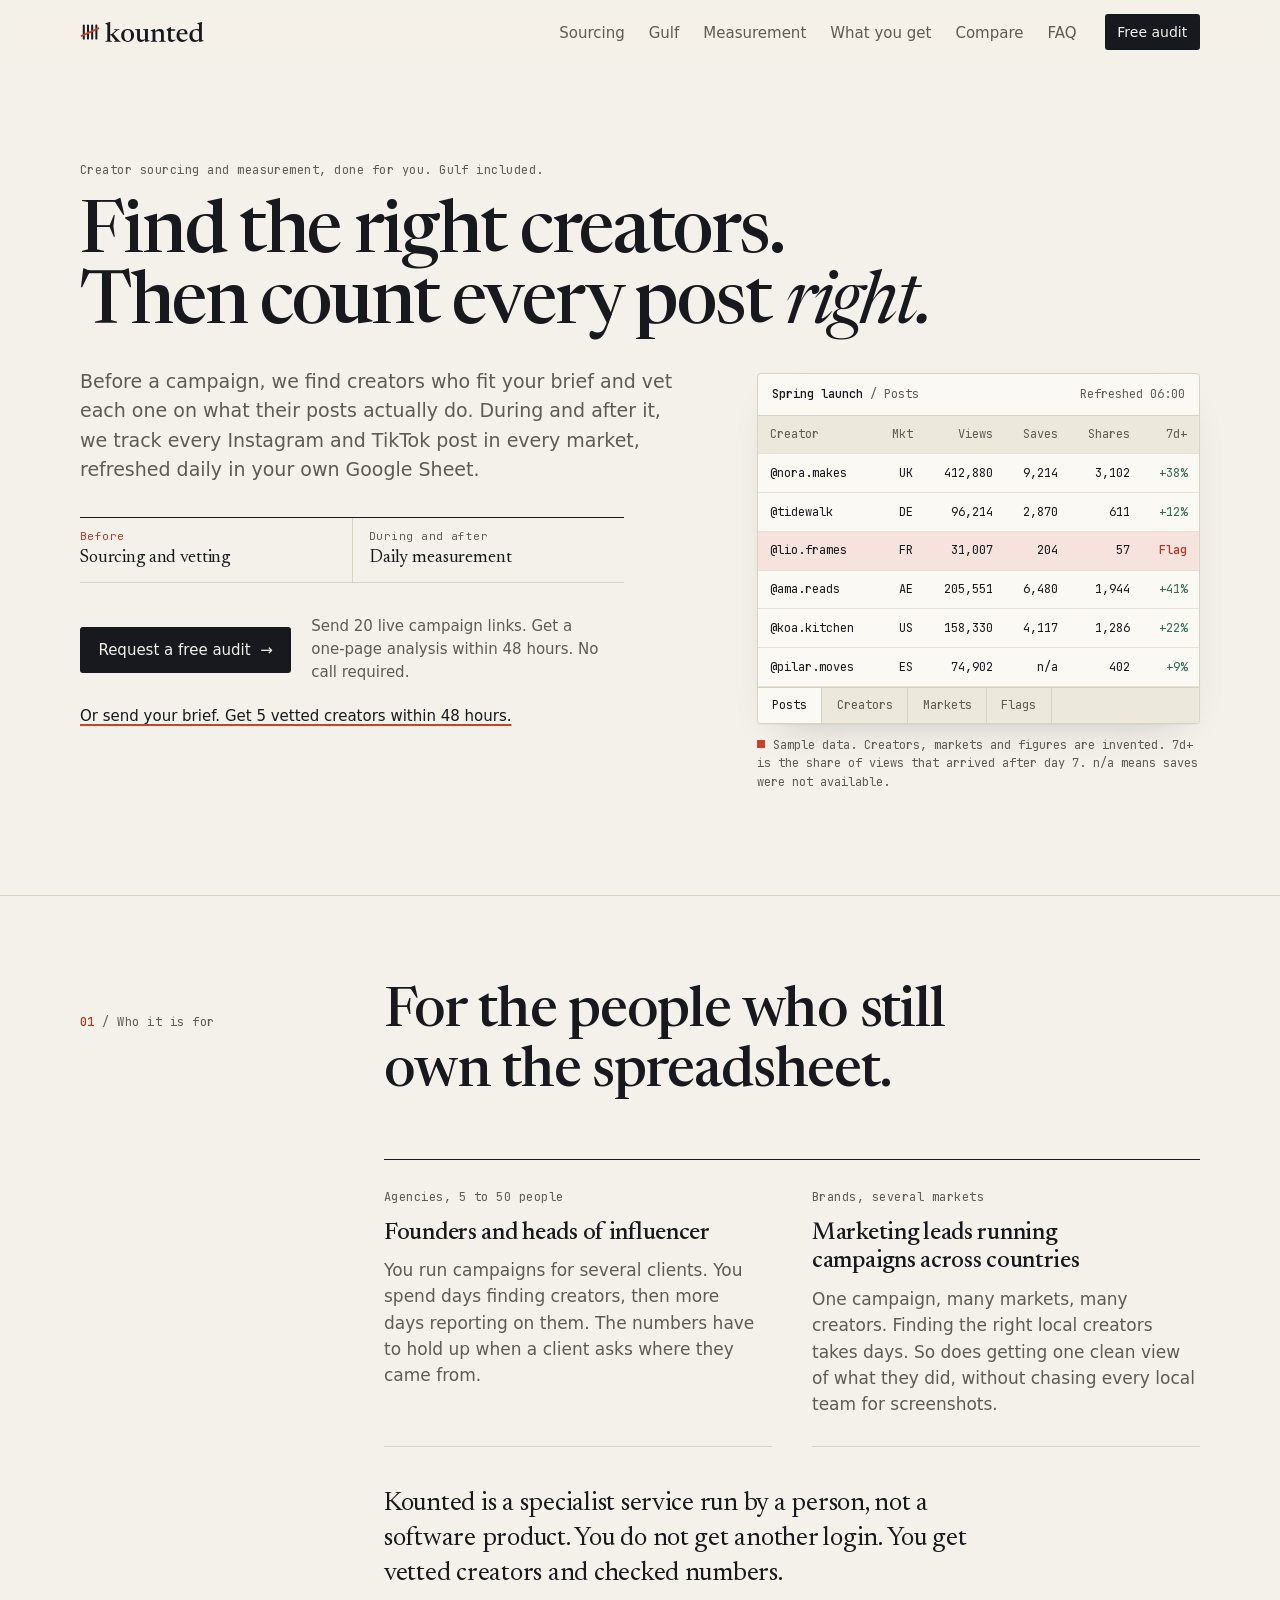
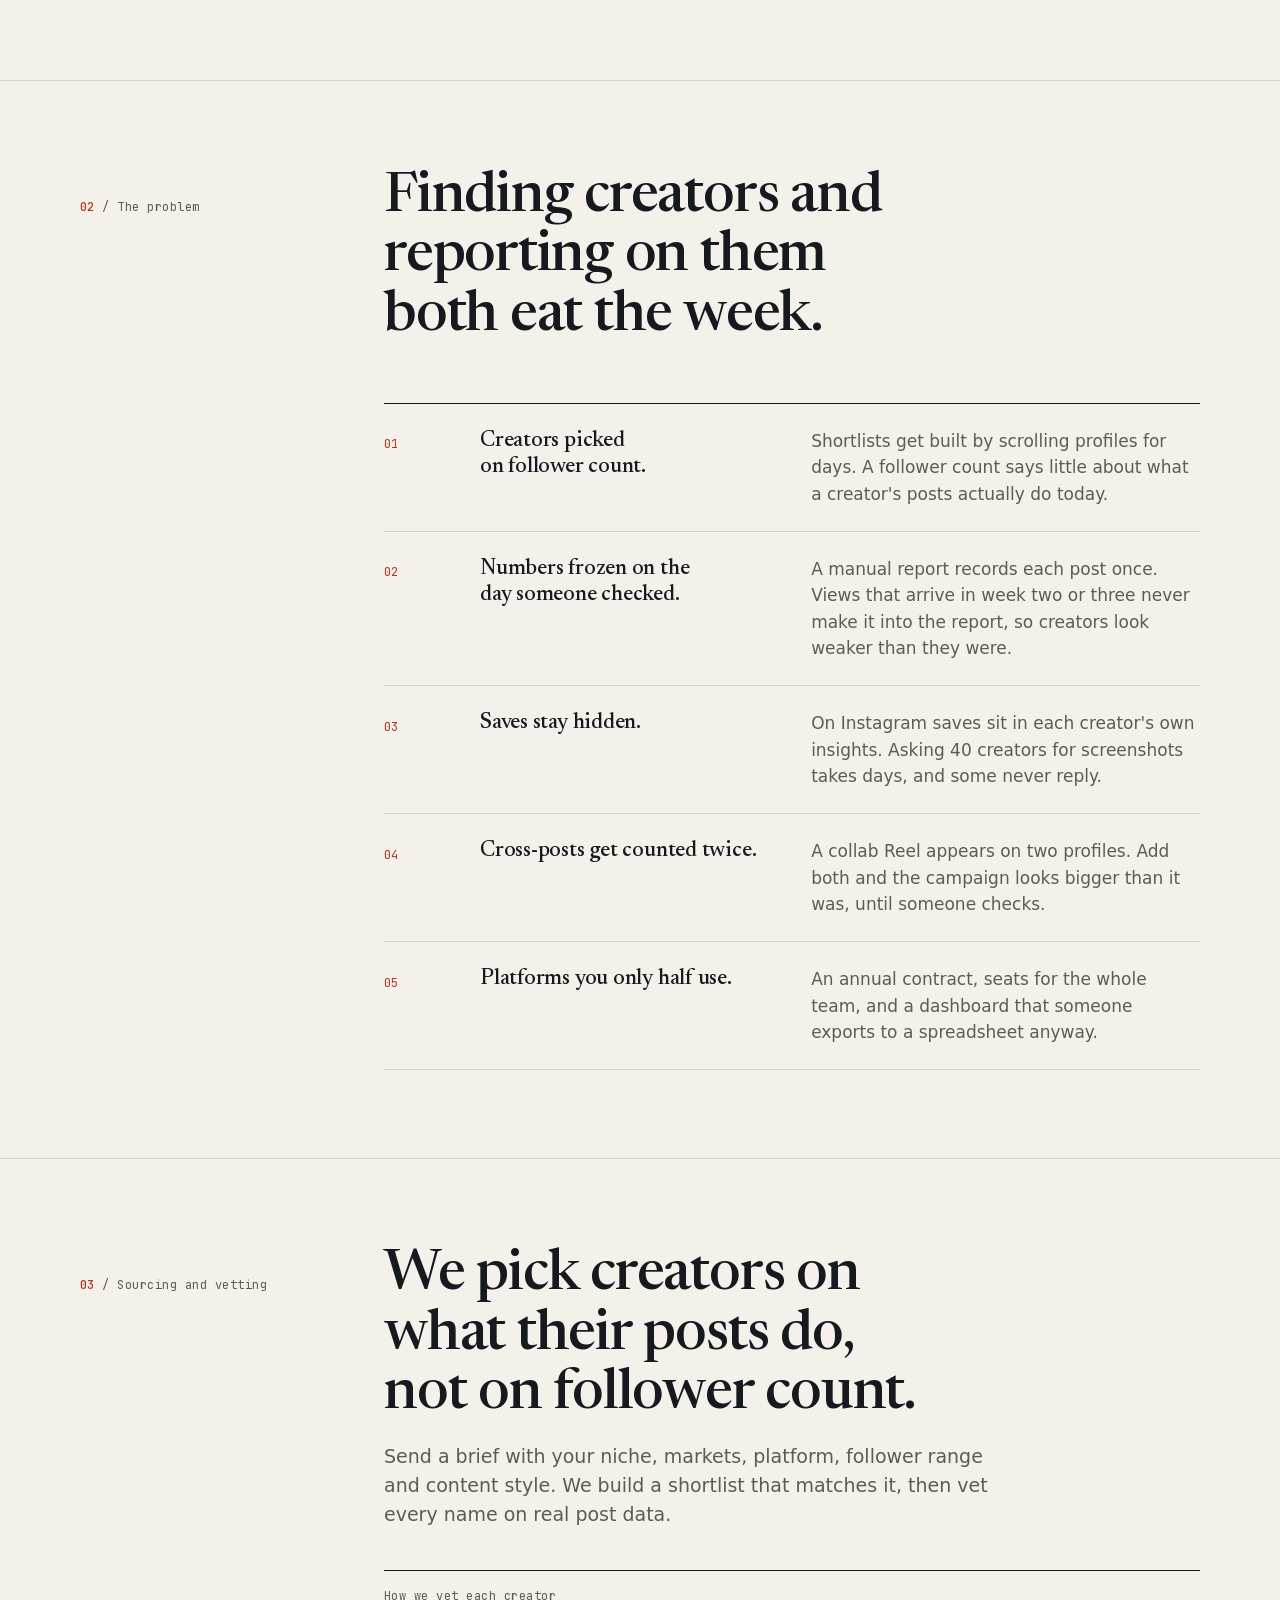
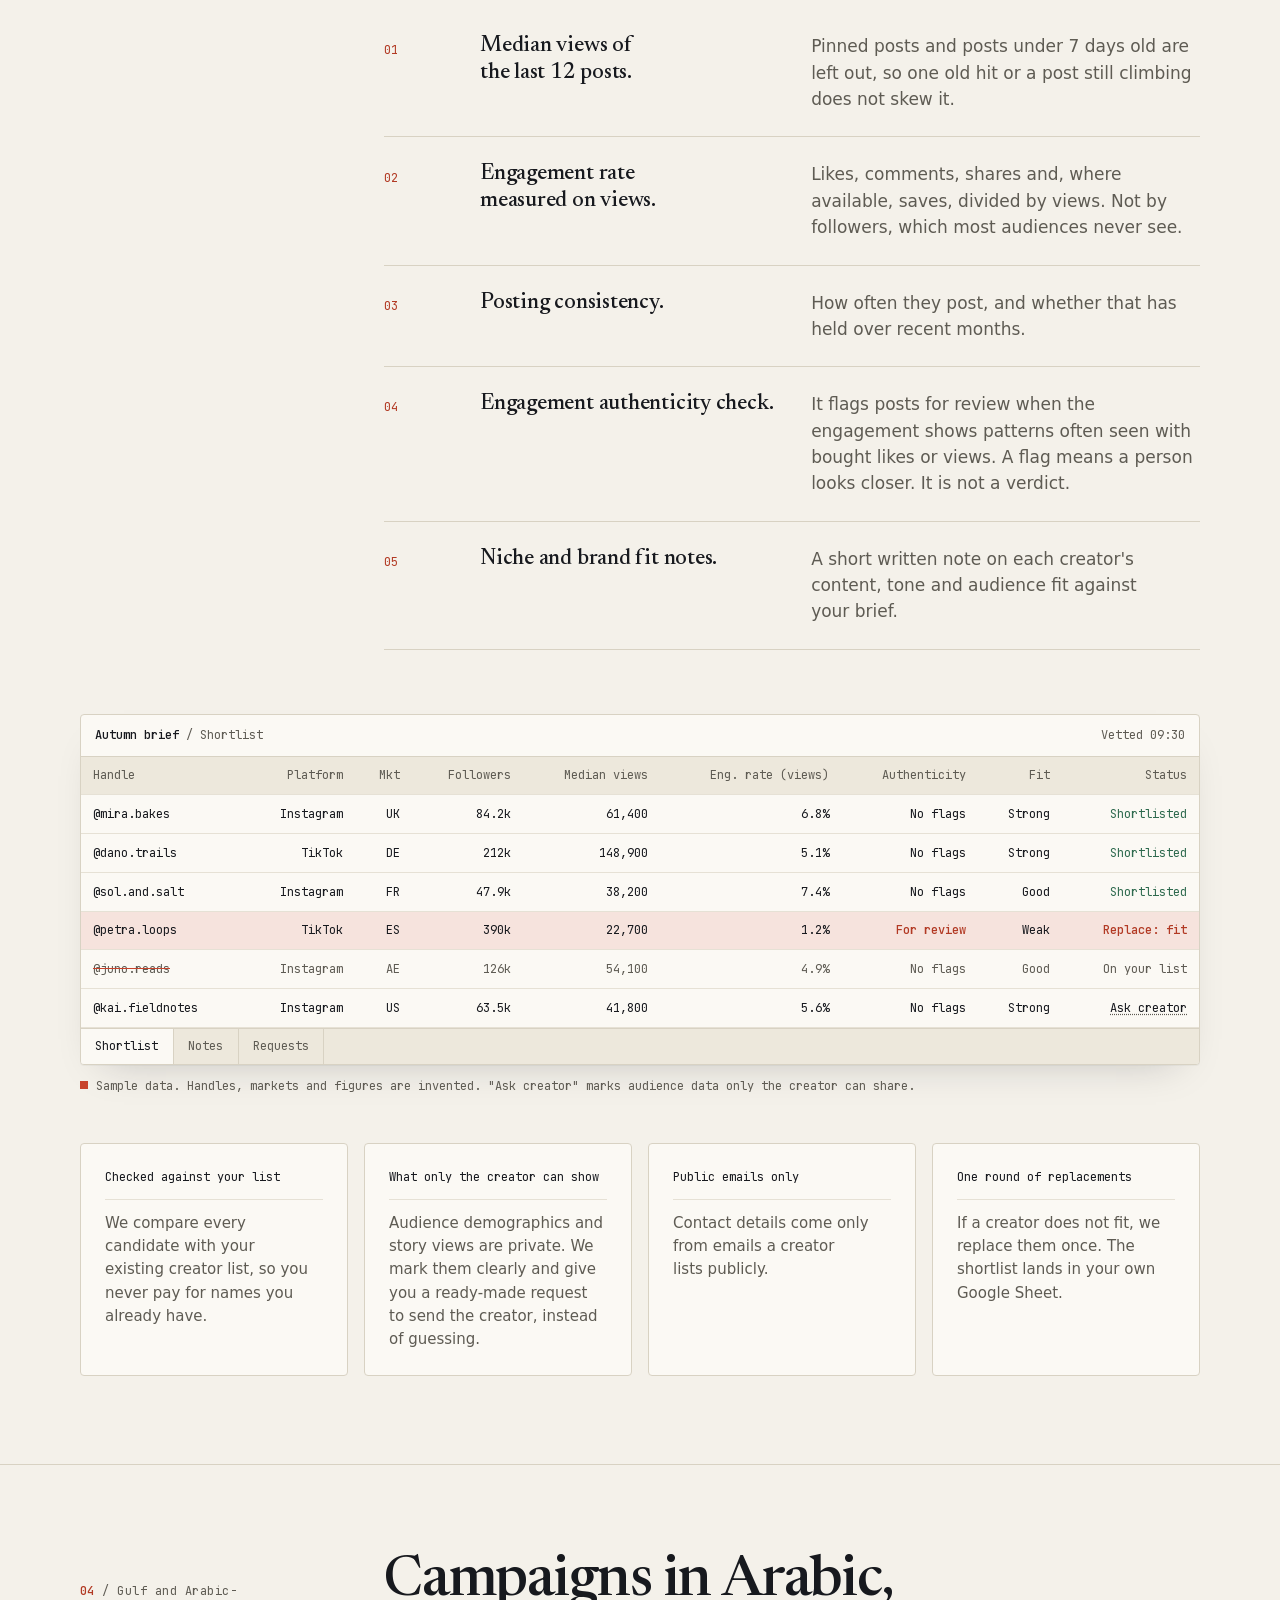
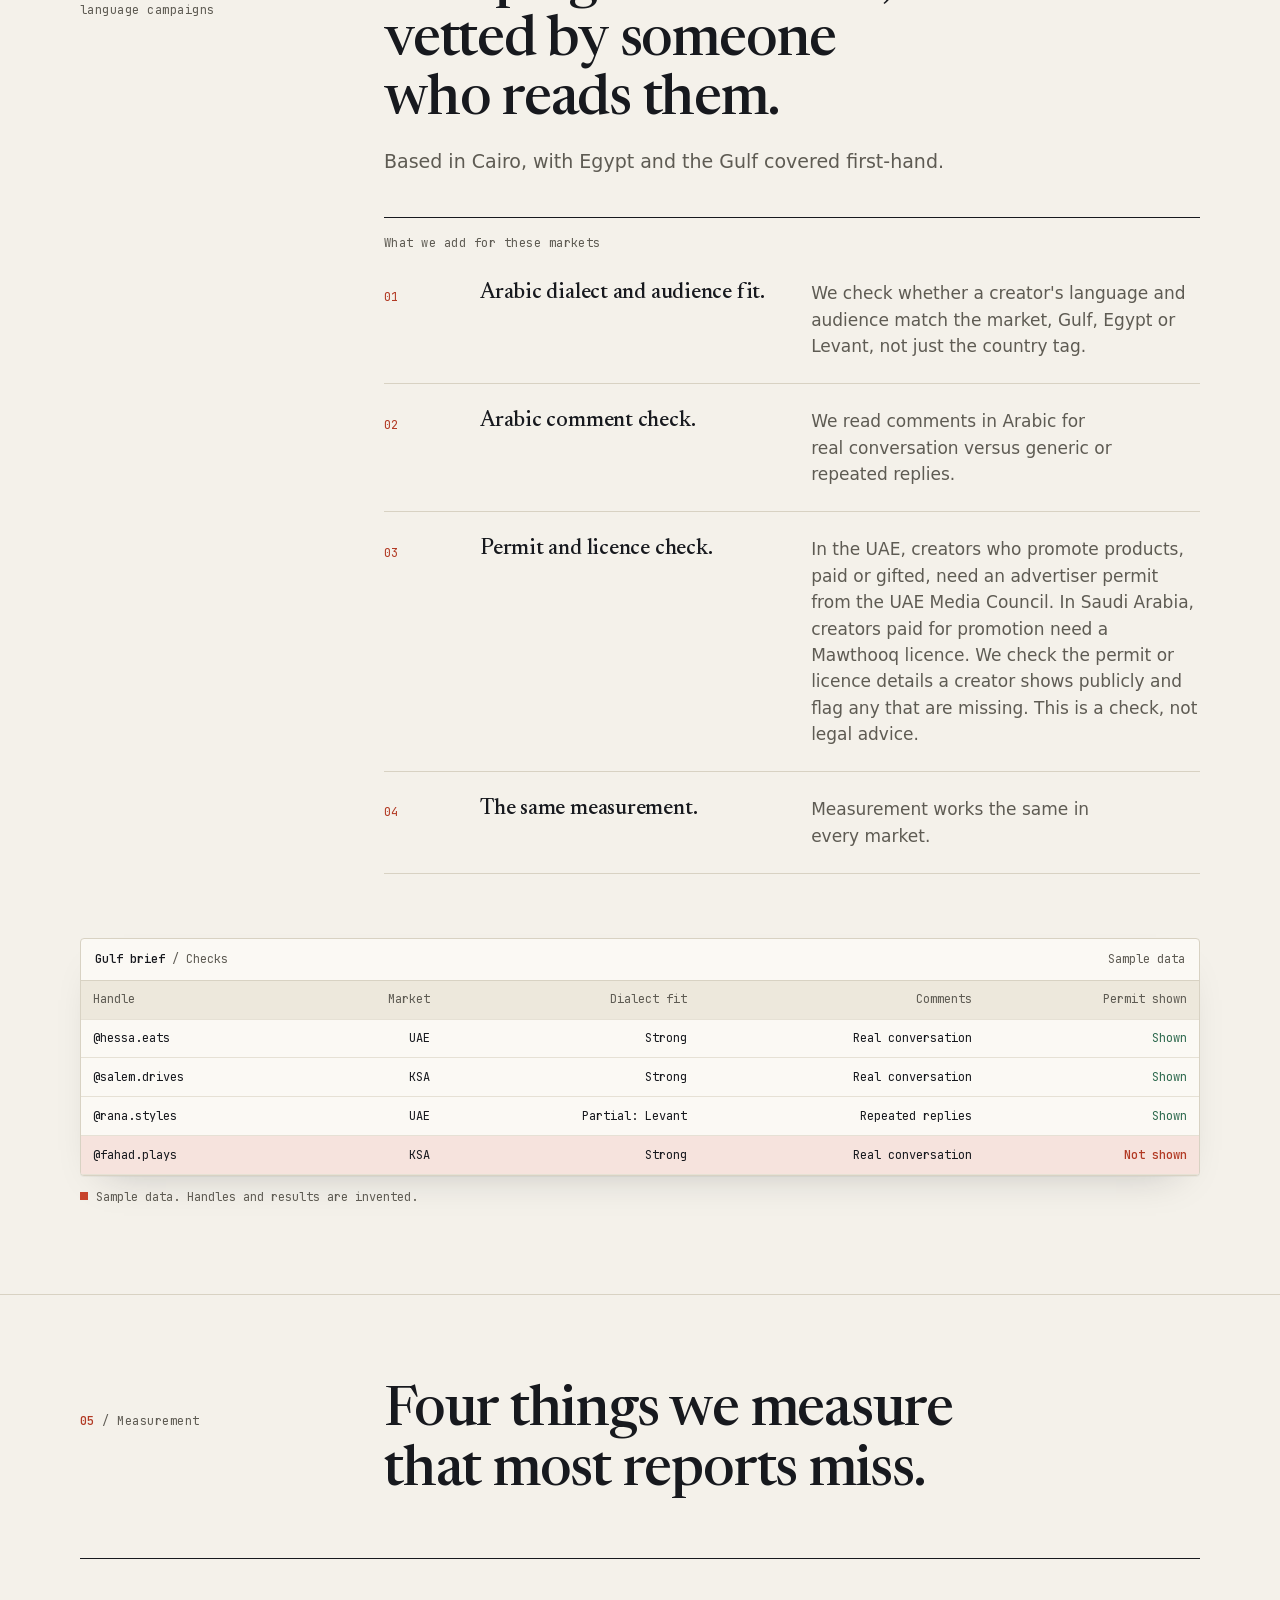
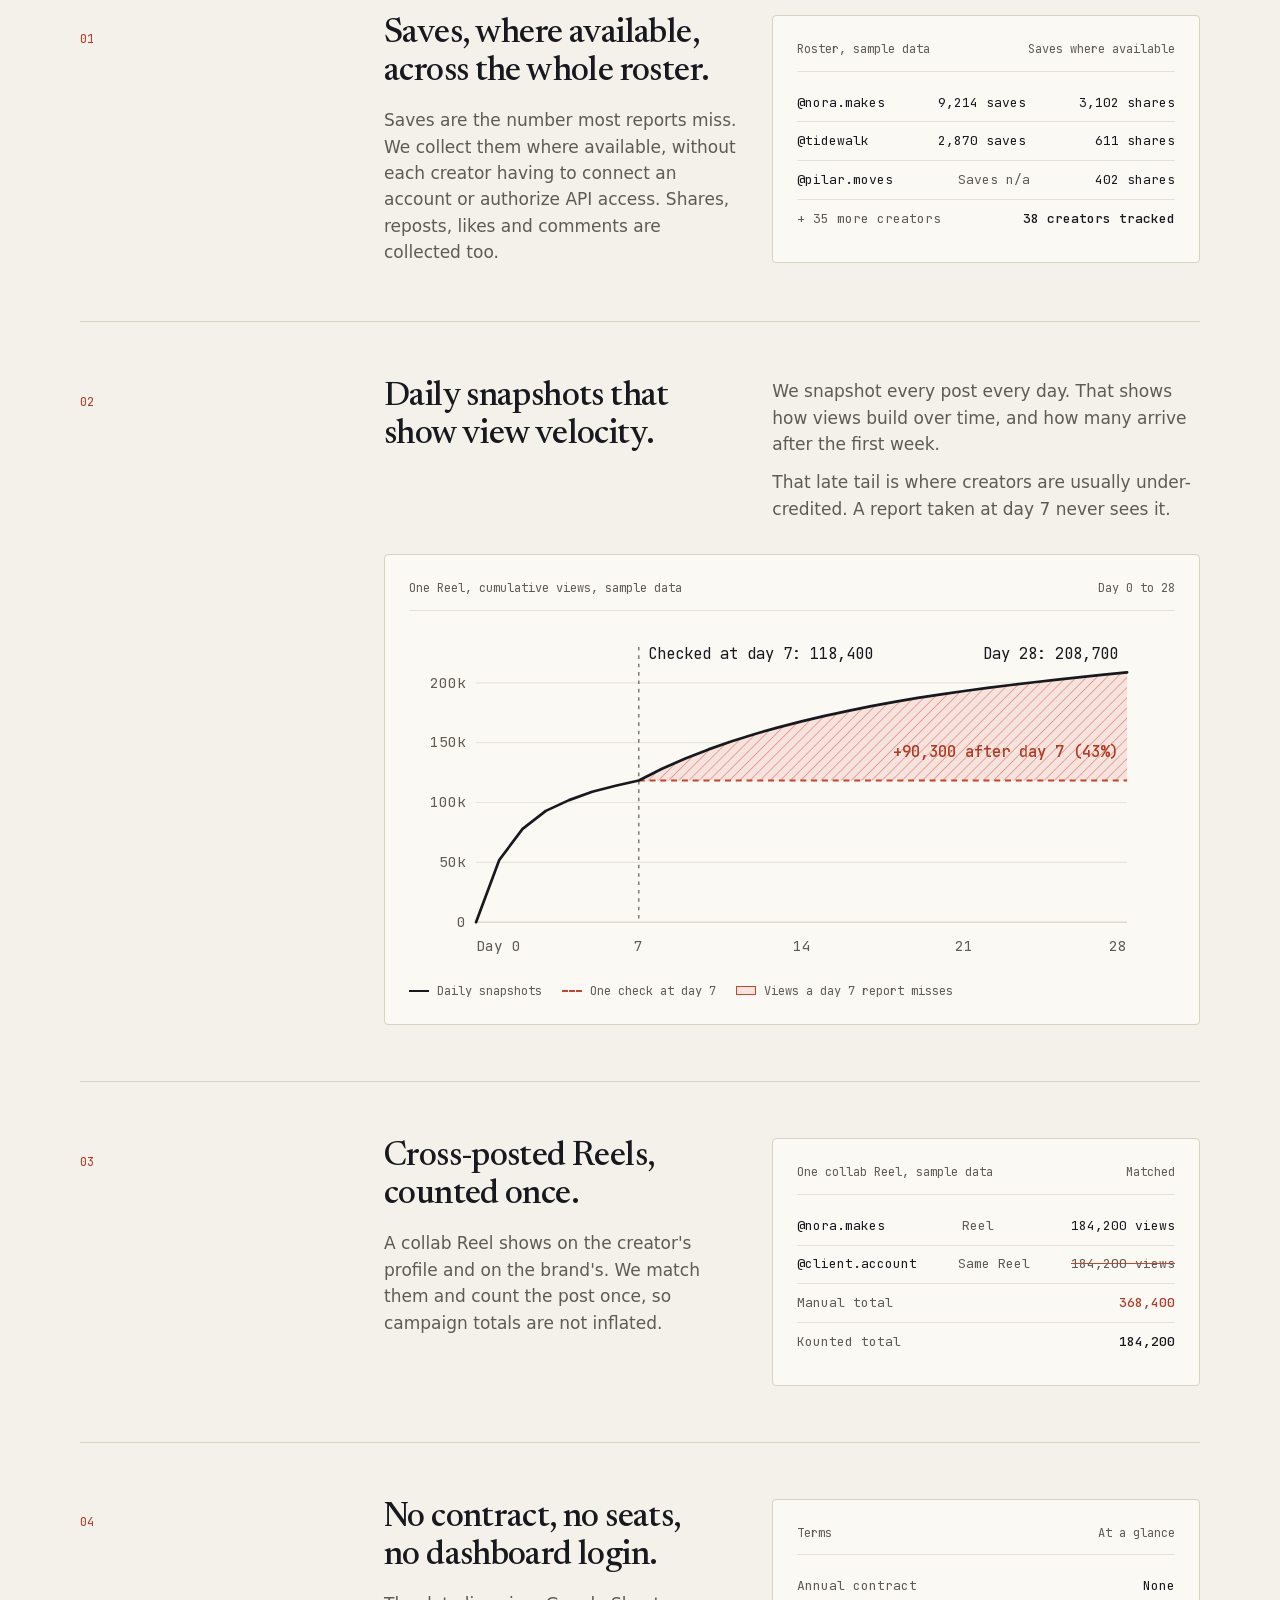
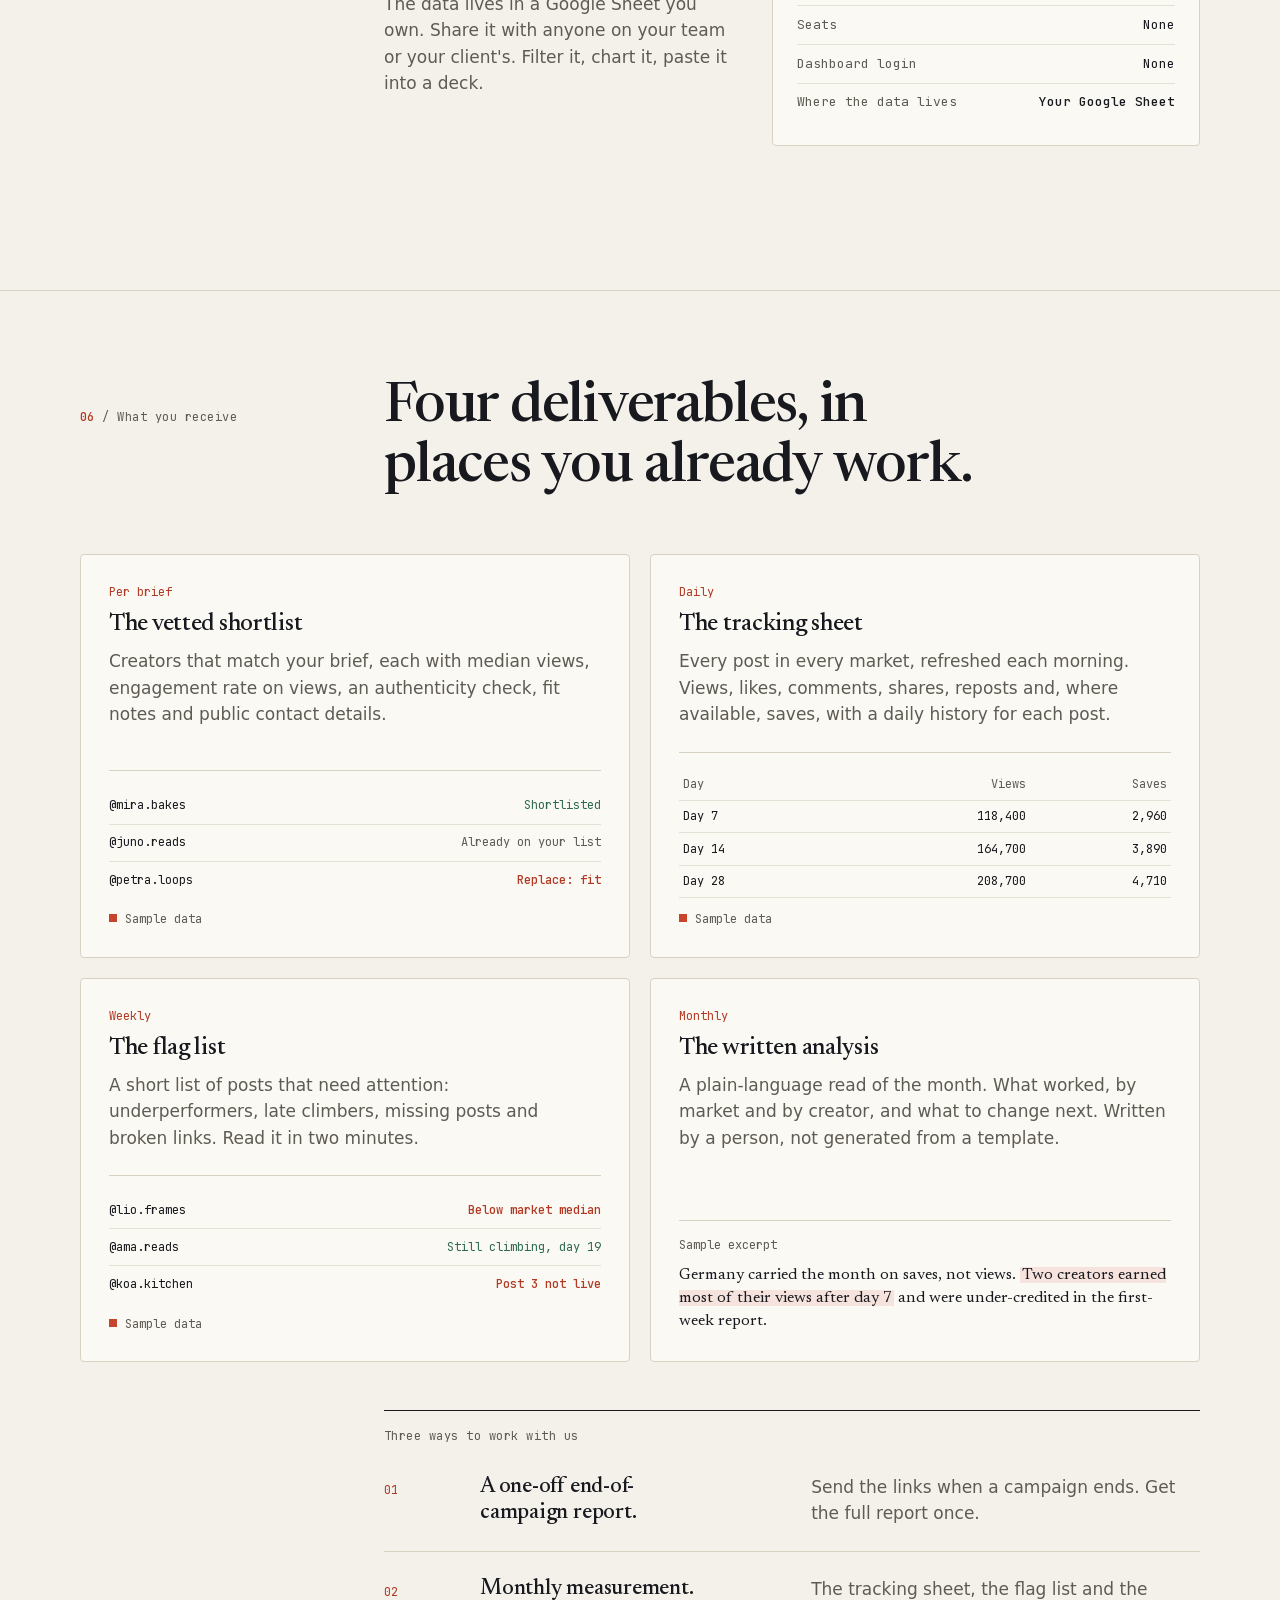
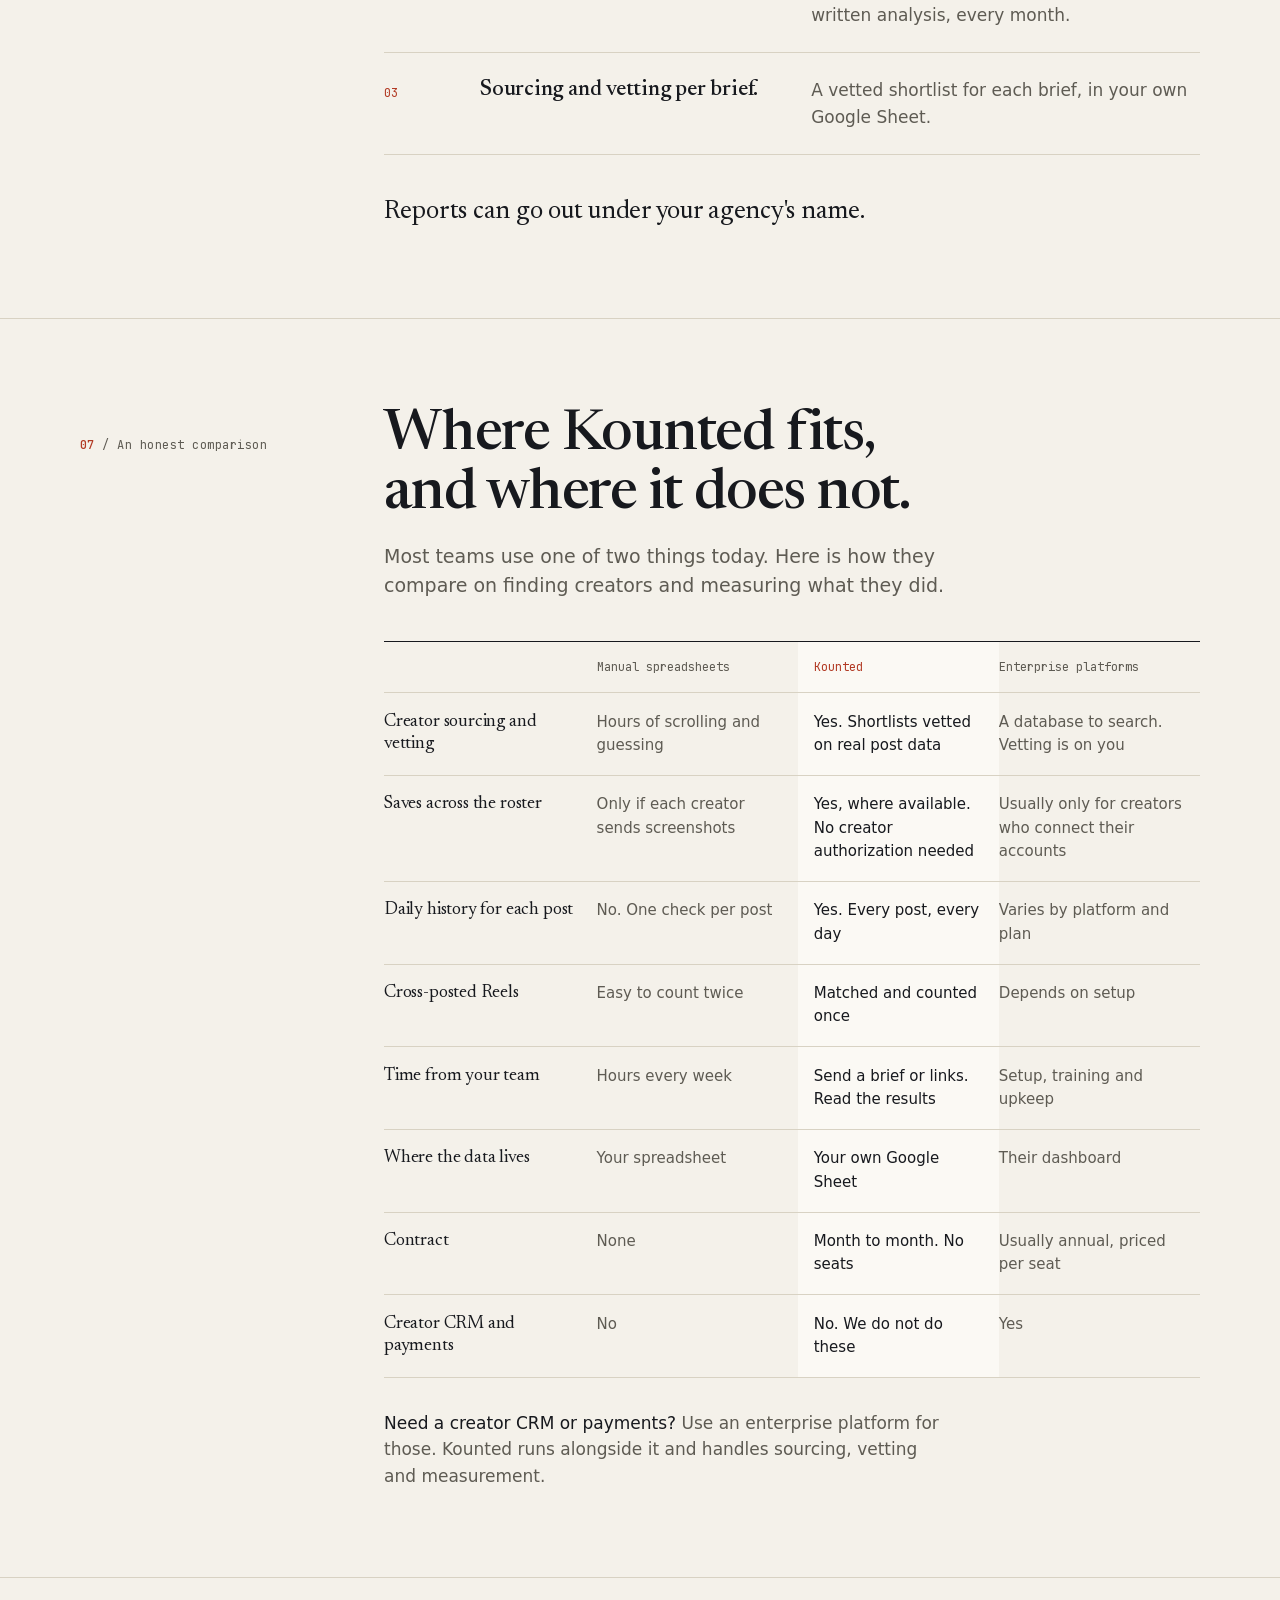
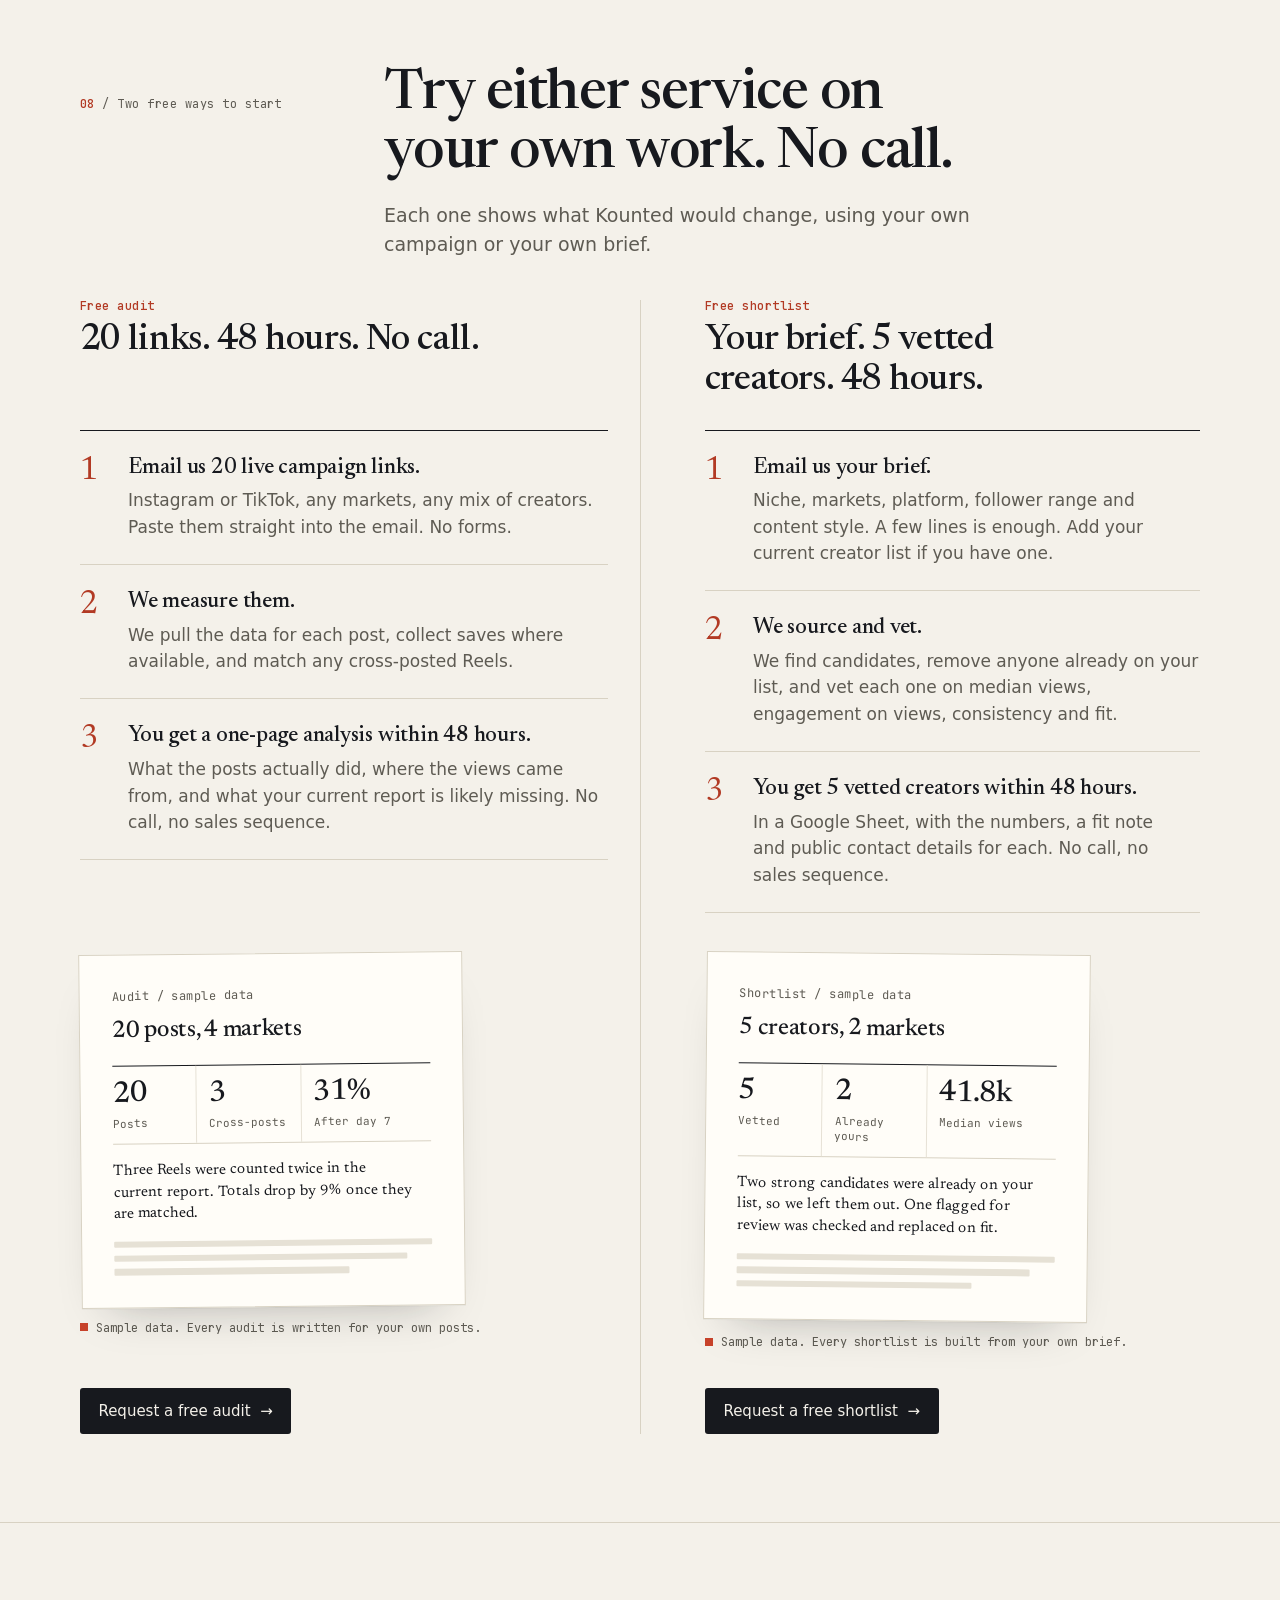
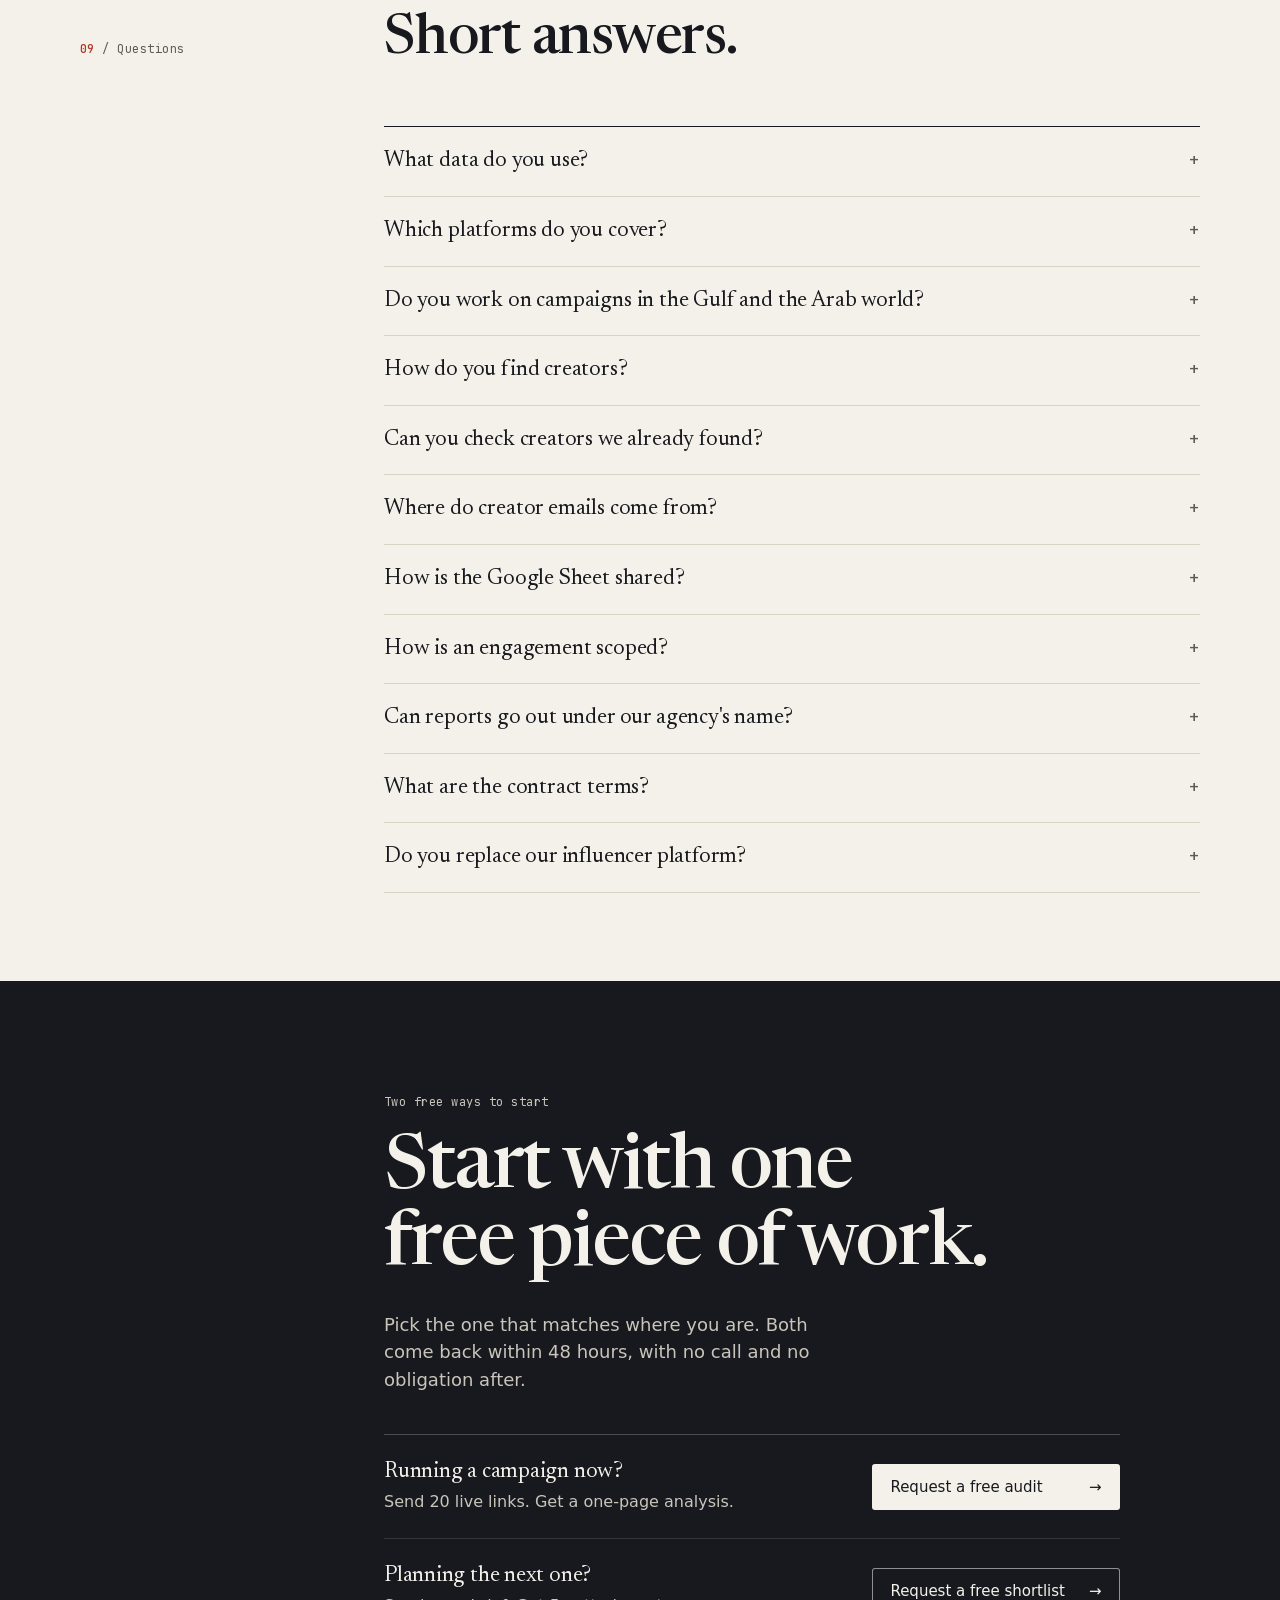
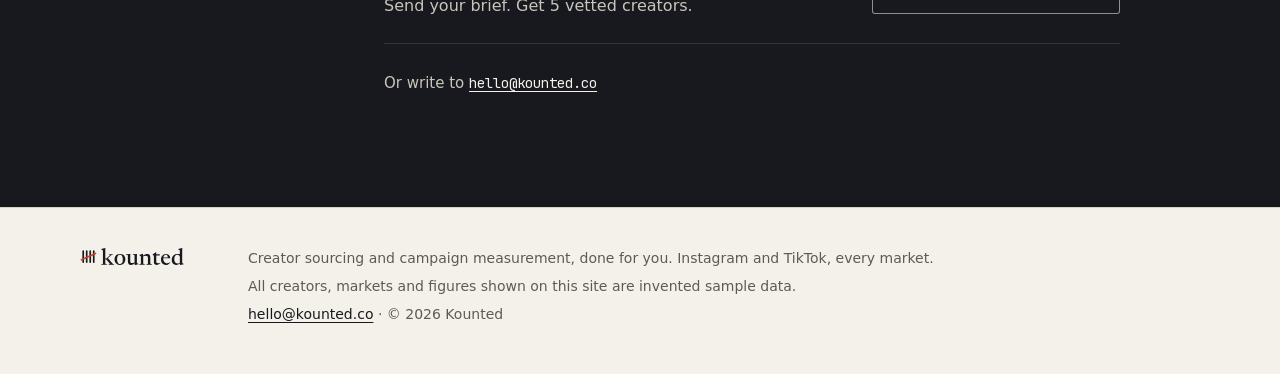
<file: site/index.html>
<!doctype html>
<html lang="en">
<head>
  <meta charset="utf-8">
  <meta name="viewport" content="width=device-width, initial-scale=1, viewport-fit=cover">
  <title>Kounted | Creator sourcing and campaign measurement</title>
  <meta name="description" content="Kounted sources and vets creators on real post data, then tracks every Instagram and TikTok post daily, with saves where available, in your own Google Sheet. Start with a free audit or a free shortlist.">
  <link rel="canonical" href="https://kounted.co/">
  <meta name="theme-color" content="#f4f1ea">

  <meta property="og:type" content="website">
  <meta property="og:site_name" content="Kounted">
  <meta property="og:url" content="https://kounted.co/">
  <meta property="og:title" content="Kounted | Creator sourcing and campaign measurement">
  <meta property="og:description" content="We find the right creators, then count what they actually did. Vetted shortlists and daily Instagram and TikTok data, in your own Google Sheet.">
  <meta property="og:image" content="https://kounted.co/og-image.png">
  <meta property="og:image:width" content="1200">
  <meta property="og:image:height" content="630">
  <meta property="og:image:alt" content="Kounted. Find the right creators. Then count every post right.">
  <meta name="twitter:card" content="summary_large_image">
  <meta name="twitter:title" content="Kounted | Creator sourcing and campaign measurement">
  <meta name="twitter:description" content="We find the right creators, then count what they actually did. Vetted shortlists and daily Instagram and TikTok data, in your own Google Sheet.">
  <meta name="twitter:image" content="https://kounted.co/og-image.png">
  <meta name="twitter:image:alt" content="Kounted. Find the right creators. Then count every post right.">

  <link rel="icon" href="favicon.svg" type="image/svg+xml">
  <link rel="icon" href="favicon-32.png" sizes="32x32" type="image/png">
  <link rel="apple-touch-icon" href="apple-touch-icon.png">
  <link rel="preload" href="assets/fonts/newsreader.woff2" as="font" type="font/woff2" crossorigin>
  <link rel="stylesheet" href="assets/styles.css">
  <script>document.documentElement.classList.add("js")</script>

  <script type="application/ld+json">
  {
    "@context": "https://schema.org",
    "@type": "ProfessionalService",
    "name": "Kounted",
    "url": "https://kounted.co/",
    "email": "hello@kounted.co",
    "logo": "https://kounted.co/assets/logo-mark.svg",
    "description": "A done-for-you creator sourcing and influencer campaign measurement service. Creators are vetted on real post data before a campaign. Instagram and TikTok post performance is tracked daily during and after it, in the client's own Google Sheet."
  }
  </script>
</head>
<body>
  <a class="skip" href="#main">Skip to content</a>

  <header class="site-header" id="top">
    <div class="wrap">
      <a class="brand" href="./" aria-label="Kounted home">
        <img src="assets/logo.svg" alt="Kounted" width="124" height="21">
      </a>
      <nav class="nav" aria-label="Main">
        <button class="nav-toggle" type="button" aria-expanded="false" aria-controls="nav-links">
          <span class="nav-toggle-icon" aria-hidden="true"><i></i><i></i></span>
          <span class="nav-toggle-label">Menu</span>
        </button>
        <ul id="nav-links">
          <li><a href="#sourcing">Sourcing</a></li>
          <li><a href="#gulf">Gulf</a></li>
          <li><a href="#measurement">Measurement</a></li>
          <li><a href="#receive">What you get</a></li>
          <li><a href="#compare">Compare</a></li>
          <li><a href="#faq">FAQ</a></li>
        </ul>
        <a class="btn btn--sm" href="mailto:hello@kounted.co?subject=Free%20audit%20request">Free audit</a>
      </nav>
    </div>
  </header>

  <main id="main">

    <!-- Hero -->
    <section class="hero" aria-labelledby="hero-title">
      <div class="wrap hero-grid">
        <div class="hero-copy">
          <p class="label">Creator sourcing and measurement, done for you. Gulf included.</p>
          <h1 id="hero-title"><span class="h-line">Find the right creators.</span> <span class="h-line">Then count every post <em>right.</em></span></h1>
          <p class="lede">Before a campaign, we find creators who fit your brief and vet each one on what their posts actually do. During and after it, we track every Instagram and TikTok post in every market, refreshed daily in your own Google Sheet.</p>
          <ol class="phases" aria-label="How the two services connect">
            <li><span class="label">Before</span> Sourcing and vetting</li>
            <li><span class="label">During and after</span> Daily measurement</li>
          </ol>
          <div class="cta-row">
            <a class="btn" href="mailto:hello@kounted.co?subject=Free%20audit%20request">Request a free audit <span class="arrow" aria-hidden="true">&rarr;</span></a>
            <p class="cta-note">Send 20 live campaign links. Get a one-page analysis within 48 hours. No call required.</p>
          </div>
          <p class="cta-alt"><a href="mailto:hello@kounted.co?subject=Free%20shortlist%20request">Or send your brief. Get 5 vetted creators within 48 hours.</a></p>
        </div>

        <figure class="hero-fig" style="margin:0">
          <div class="sheet" role="group" aria-label="Sample tracking sheet">
            <div class="sheet-bar">
              <span><strong>Spring launch</strong> / Posts</span>
              <span>Refreshed 06:00</span>
            </div>
            <table>
              <caption class="sr-only">Sample tracking sheet with invented creators and figures</caption>
              <thead>
                <tr>
                  <th scope="col">Creator</th>
                  <th scope="col">Mkt</th>
                  <th scope="col">Views</th>
                  <th scope="col" class="hide-sm">Saves</th>
                  <th scope="col" class="hide-sm">Shares</th>
                  <th scope="col">7d+</th>
                </tr>
              </thead>
              <tbody>
                <tr><td>@nora.makes</td><td>UK</td><td>412,880</td><td class="hide-sm">9,214</td><td class="hide-sm">3,102</td><td class="up">+38%</td></tr>
                <tr><td>@tidewalk</td><td>DE</td><td>96,214</td><td class="hide-sm">2,870</td><td class="hide-sm">611</td><td class="up">+12%</td></tr>
                <tr class="is-flag"><td>@lio.frames</td><td>FR</td><td>31,007</td><td class="hide-sm">204</td><td class="hide-sm">57</td><td class="flag">Flag</td></tr>
                <tr><td>@ama.reads</td><td>AE</td><td>205,551</td><td class="hide-sm">6,480</td><td class="hide-sm">1,944</td><td class="up">+41%</td></tr>
                <tr><td>@koa.kitchen</td><td>US</td><td>158,330</td><td class="hide-sm">4,117</td><td class="hide-sm">1,286</td><td class="up">+22%</td></tr>
                <tr><td>@pilar.moves</td><td>ES</td><td>74,902</td><td class="hide-sm">n/a</td><td class="hide-sm">402</td><td class="up">+9%</td></tr>
              </tbody>
            </table>
            <div class="sheet-tabs" aria-hidden="true">
              <span class="on">Posts</span><span>Creators</span><span>Markets</span><span>Flags</span>
            </div>
          </div>
          <figcaption class="sample">Sample data. Creators, markets and figures are invented. 7d+ is the share of views that arrived after day 7.<span class="cap-saves"> n/a means saves were not available.</span></figcaption>
        </figure>
      </div>
    </section>

    <!-- 01 Who it is for -->
    <section class="sec" id="for" aria-labelledby="for-title">
      <div class="wrap">
        <header class="sec-head">
          <p class="sec-no"><b>01</b> / Who it is for</p>
          <h2 id="for-title">For the people who still own the spreadsheet.</h2>
        </header>
        <div class="duo">
          <article>
            <p class="label">Agencies, 5 to 50 people</p>
            <h3>Founders and heads of influencer</h3>
            <p>You run campaigns for several clients. You spend days finding creators, then more days reporting on them. The numbers have to hold up when a client asks where they came from.</p>
          </article>
          <article>
            <p class="label">Brands, several markets</p>
            <h3>Marketing leads running campaigns across countries</h3>
            <p>One campaign, many markets, many creators. Finding the right local creators takes days. So does getting one clean view of what they did, without chasing every local team for screenshots.</p>
          </article>
        </div>
        <p class="aside-note">Kounted is a specialist service run by a person, not a software product. You do not get another login. You get vetted creators and checked numbers.</p>
      </div>
    </section>

    <!-- 02 Problem -->
    <section class="sec" id="problem" aria-labelledby="problem-title">
      <div class="wrap">
        <header class="sec-head">
          <p class="sec-no"><b>02</b> / The problem</p>
          <h2 id="problem-title">Finding creators and reporting on them both eat the week.</h2>
        </header>
        <ol class="ledger">
          <li>
            <h3>Creators picked on follower count.</h3>
            <p>Shortlists get built by scrolling profiles for days. A follower count says little about what a creator's posts actually do today.</p>
          </li>
          <li>
            <h3>Numbers frozen on the day someone checked.</h3>
            <p>A manual report records each post once. Views that arrive in week two or three never make it into the report, so creators look weaker than they were.</p>
          </li>
          <li>
            <h3>Saves stay hidden.</h3>
            <p>On Instagram saves sit in each creator's own insights. Asking 40 creators for screenshots takes days, and some never reply.</p>
          </li>
          <li>
            <h3>Cross-posts get counted twice.</h3>
            <p>A collab Reel appears on two profiles. Add both and the campaign looks bigger than it was, until someone checks.</p>
          </li>
          <li>
            <h3>Platforms you only half use.</h3>
            <p>An annual contract, seats for the whole team, and a dashboard that someone exports to a spreadsheet anyway.</p>
          </li>
        </ol>
      </div>
    </section>

    <!-- 03 Sourcing -->
    <section class="sec" id="sourcing" aria-labelledby="sourcing-title">
      <div class="wrap">
        <header class="sec-head">
          <p class="sec-no"><b>03</b> / Sourcing and vetting</p>
          <h2 id="sourcing-title">We pick creators on what their posts do, not on follower count.</h2>
          <p class="lede">Send a brief with your niche, markets, platform, follower range and content style. We build a shortlist that matches it, then vet every name on real post data.</p>
        </header>

        <div class="vet">
          <p class="label vet-title">How we vet each creator</p>
          <ol class="ledger ledger--tight">
            <li>
              <h3>Median views of the last 12 posts.</h3>
              <p>Pinned posts and posts under 7 days old are left out, so one old hit or a post still climbing does not skew it.</p>
            </li>
            <li>
              <h3>Engagement rate measured on views.</h3>
              <p>Likes, comments, shares and, where available, saves, divided by views. Not by followers, which most audiences never see.</p>
            </li>
            <li>
              <h3>Posting consistency.</h3>
              <p>How often they post, and whether that has held over recent months.</p>
            </li>
            <li>
              <h3>Engagement authenticity check.</h3>
              <p>It flags posts for review when the engagement shows patterns often seen with bought likes or views. A flag means a person looks closer. It is not a verdict.</p>
            </li>
            <li>
              <h3>Niche and brand fit notes.</h3>
              <p>A short written note on each creator's content, tone and audience fit against your brief.</p>
            </li>
          </ol>
        </div>

        <figure class="shortlist">
          <div class="sheet" role="group" aria-label="Sample creator shortlist">
            <div class="sheet-bar">
              <span><strong>Autumn brief</strong> / Shortlist</span>
              <span>Vetted 09:30</span>
            </div>
            <table>
              <caption class="sr-only">Sample creator shortlist with invented handles and figures</caption>
              <thead>
                <tr>
                  <th scope="col">Handle</th>
                  <th scope="col" class="hide-md">Platform</th>
                  <th scope="col">Mkt</th>
                  <th scope="col" class="hide-md">Followers</th>
                  <th scope="col">Median views</th>
                  <th scope="col" class="hide-sm">Eng. rate (views)</th>
                  <th scope="col" class="hide-sm">Authenticity</th>
                  <th scope="col" class="hide-md">Fit</th>
                  <th scope="col">Status</th>
                </tr>
              </thead>
              <tbody>
                <tr><td>@mira.bakes</td><td class="hide-md">Instagram</td><td>UK</td><td class="hide-md">84.2k</td><td>61,400</td><td class="hide-sm">6.8%</td><td class="hide-sm">No flags</td><td class="hide-md">Strong</td><td class="up">Shortlisted</td></tr>
                <tr><td>@dano.trails</td><td class="hide-md">TikTok</td><td>DE</td><td class="hide-md">212k</td><td>148,900</td><td class="hide-sm">5.1%</td><td class="hide-sm">No flags</td><td class="hide-md">Strong</td><td class="up">Shortlisted</td></tr>
                <tr><td>@sol.and.salt</td><td class="hide-md">Instagram</td><td>FR</td><td class="hide-md">47.9k</td><td>38,200</td><td class="hide-sm">7.4%</td><td class="hide-sm">No flags</td><td class="hide-md">Good</td><td class="up">Shortlisted</td></tr>
                <tr class="is-flag"><td>@petra.loops</td><td class="hide-md">TikTok</td><td>ES</td><td class="hide-md">390k</td><td>22,700</td><td class="hide-sm">1.2%</td><td class="hide-sm flag">For review</td><td class="hide-md">Weak</td><td class="flag">Replace: fit</td></tr>
                <tr class="is-dupe"><td>@juno.reads</td><td class="hide-md">Instagram</td><td>AE</td><td class="hide-md">126k</td><td>54,100</td><td class="hide-sm">4.9%</td><td class="hide-sm">No flags</td><td class="hide-md">Good</td><td class="muted">On your list</td></tr>
                <tr><td>@kai.fieldnotes</td><td class="hide-md">Instagram</td><td>US</td><td class="hide-md">63.5k</td><td>41,800</td><td class="hide-sm">5.6%</td><td class="hide-sm">No flags</td><td class="hide-md">Strong</td><td class="ask">Ask creator</td></tr>
              </tbody>
            </table>
            <div class="sheet-tabs" aria-hidden="true">
              <span class="on">Shortlist</span><span>Notes</span><span>Requests</span>
            </div>
          </div>
          <figcaption class="sample">Sample data. Handles, markets and figures are invented. "Ask creator" marks audience data only the creator can share.</figcaption>
        </figure>

        <div class="notes">
          <article class="panel">
            <p class="panel-head"><span>Checked against your list</span></p>
            <p>We compare every candidate with your existing creator list, so you never pay for names you already have.</p>
          </article>
          <article class="panel">
            <p class="panel-head"><span>What only the creator can show</span></p>
            <p>Audience demographics and story views are private. We mark them clearly and give you a ready-made request to send the creator, instead of guessing.</p>
          </article>
          <article class="panel">
            <p class="panel-head"><span>Public emails only</span></p>
            <p>Contact details come only from emails a creator lists publicly.</p>
          </article>
          <article class="panel">
            <p class="panel-head"><span>One round of replacements</span></p>
            <p>If a creator does not fit, we replace them once. The shortlist lands in your own Google Sheet.</p>
          </article>
        </div>
      </div>
    </section>

    <!-- 04 Gulf -->
    <section class="sec" id="gulf" aria-labelledby="gulf-title">
      <div class="wrap">
        <header class="sec-head">
          <p class="sec-no"><b>04</b> / Gulf and Arabic-language campaigns</p>
          <h2 id="gulf-title">Campaigns in Arabic, vetted by someone who reads them.</h2>
          <p class="lede">Based in Cairo, with Egypt and the Gulf covered first-hand.</p>
        </header>

        <div class="vet">
          <p class="label vet-title">What we add for these markets</p>
          <ol class="ledger ledger--tight">
            <li>
              <h3>Arabic dialect and audience fit.</h3>
              <p>We check whether a creator's language and audience match the market, Gulf, Egypt or Levant, not just the country tag.</p>
            </li>
            <li>
              <h3>Arabic comment check.</h3>
              <p>We read comments in Arabic for real conversation versus generic or repeated replies.</p>
            </li>
            <li>
              <h3>Permit and licence check.</h3>
              <p>In the UAE, creators who promote products, paid or gifted, need an advertiser permit from the UAE Media Council. In Saudi Arabia, creators paid for promotion need a Mawthooq licence. We check the permit or licence details a creator shows publicly and flag any that are missing. This is a check, not legal advice.</p>
            </li>
            <li>
              <h3>The same measurement.</h3>
              <p>Measurement works the same in every market.</p>
            </li>
          </ol>
        </div>

        <figure class="shortlist">
          <div class="sheet sheet--wrap" role="group" aria-label="Sample Gulf creator checks">
            <div class="sheet-bar">
              <span><strong>Gulf brief</strong> / Checks</span>
              <span>Sample data</span>
            </div>
            <table>
              <caption class="sr-only">Sample Gulf creator checks with invented handles</caption>
              <thead>
                <tr>
                  <th scope="col">Handle</th>
                  <th scope="col">Market</th>
                  <th scope="col">Dialect fit</th>
                  <th scope="col">Comments</th>
                  <th scope="col">Permit shown</th>
                </tr>
              </thead>
              <tbody>
                <tr><td>@hessa.eats</td><td>UAE</td><td>Strong</td><td>Real conversation</td><td class="up">Shown</td></tr>
                <tr><td>@salem.drives</td><td>KSA</td><td>Strong</td><td>Real conversation</td><td class="up">Shown</td></tr>
                <tr><td>@rana.styles</td><td>UAE</td><td>Partial: Levant</td><td>Repeated replies</td><td class="up">Shown</td></tr>
                <tr class="is-flag"><td>@fahad.plays</td><td>KSA</td><td>Strong</td><td>Real conversation</td><td class="flag">Not shown</td></tr>
              </tbody>
            </table>
          </div>
          <figcaption class="sample">Sample data. Handles and results are invented.</figcaption>
        </figure>
      </div>
    </section>

    <!-- 05 Measurement -->
    <section class="sec" id="measurement" aria-labelledby="measurement-title">
      <div class="wrap">
        <header class="sec-head">
          <p class="sec-no"><b>05</b> / Measurement</p>
          <h2 id="measurement-title">Four things we measure that most reports miss.</h2>
        </header>

        <article class="feature">
          <p class="feature-no">01</p>
          <div class="feature-body">
            <h3>Saves, where available, across the whole roster.</h3>
            <p>Saves are the number most reports miss. We collect them where available, without each creator having to connect an account or authorize API access. Shares, reposts, likes and comments are collected too.</p>
          </div>
          <div class="panel" role="group" aria-label="Sample: saves where available, and shares, per creator">
            <div class="panel-head"><span>Roster, sample data</span><span>Saves where available</span></div>
            <ul class="rows">
              <li><span>@nora.makes</span><span>9,214 saves</span><span>3,102 shares</span></li>
              <li><span>@tidewalk</span><span>2,870 saves</span><span>611 shares</span></li>
              <li><span>@pilar.moves</span><span class="k">Saves n/a</span><span>402 shares</span></li>
              <li><span class="k">+ 35 more creators</span><span class="total">38 creators tracked</span></li>
            </ul>
          </div>
        </article>

        <article class="feature feature--wide">
          <p class="feature-no">02</p>
          <div class="feature-body">
            <h3>Daily snapshots that show view velocity.</h3>
            <p>We snapshot every post every day. That shows how views build over time, and how many arrive after the first week.</p>
            <p>That late tail is where creators are usually under-credited. A report taken at day 7 never sees it.</p>
          </div>
          <figure class="panel" style="margin:0">
            <div class="panel-head"><span>One Reel, cumulative views, sample data</span><span>Day 0 to 28</span></div>
            <svg class="chart" id="velocity" viewBox="0 0 640 290" role="img" aria-labelledby="vel-t vel-d">
              <title id="vel-t">View velocity for one sample Reel</title>
              <desc id="vel-d">Cumulative views rise from zero to 208,700 over 28 days. A one-time check at day 7 records 118,400. The remaining 90,300 views, 43 percent of the total, arrive after day 7.</desc>
              <defs>
                <pattern id="hatch" width="6" height="6" patternUnits="userSpaceOnUse" patternTransform="rotate(45)">
                  <rect width="6" height="6" fill="#f6e3dd"/>
                  <line x1="0" y1="0" x2="0" y2="6" stroke="#c8432b" stroke-width="1.2" opacity="0.55"/>
                </pattern>
              </defs>
              <g class="axes">
                <line class="axis" x1="56" y1="250" x2="600" y2="250"/>
                <line class="axis" x1="56" y1="200" x2="600" y2="200" opacity="0.5"/>
                <line class="axis" x1="56" y1="150" x2="600" y2="150" opacity="0.5"/>
                <line class="axis" x1="56" y1="100" x2="600" y2="100" opacity="0.5"/>
                <line class="axis" x1="56" y1="50" x2="600" y2="50" opacity="0.5"/>
                <text class="tick" x="48" y="254" text-anchor="end">0</text>
                <text class="tick tick-mid" x="48" y="204" text-anchor="end">50k</text>
                <text class="tick" x="48" y="154" text-anchor="end">100k</text>
                <text class="tick tick-mid" x="48" y="104" text-anchor="end">150k</text>
                <text class="tick" x="48" y="54" text-anchor="end">200k</text>
                <text class="tick" x="56" y="274" text-anchor="start">Day 0</text>
                <text class="tick" x="192" y="274" text-anchor="middle">7</text>
                <text class="tick tick-mid" x="328" y="274" text-anchor="middle">14</text>
                <text class="tick tick-mid" x="464" y="274" text-anchor="middle">21</text>
                <text class="tick" x="600" y="274" text-anchor="end">28</text>
              </g>
              <path class="gap" d="M192 131.6 L211.4 121.8 L230.9 113.2 L250.3 105.6 L269.7 98.8 L289.1 92.7 L308.6 87.2 L328 82.2 L347.4 77.6 L366.9 73.4 L386.3 69.5 L405.7 65.9 L425.1 62.6 L444.6 59.6 L464 56.8 L483.4 54.2 L502.9 51.8 L522.3 49.5 L541.7 47.3 L561.1 45.2 L580.6 43.2 L600 41.3 L600 131.6 Z"/>
              <line class="day7" x1="192" y1="20" x2="192" y2="250"/>
              <line class="flat" x1="192" y1="131.6" x2="600" y2="131.6"/>
              <path class="line" pathLength="1000" d="M56 250 L75.4 198 L94.9 172 L114.3 157 L133.7 148 L153.1 141 L172.6 136 L192 131.6 L211.4 121.8 L230.9 113.2 L250.3 105.6 L269.7 98.8 L289.1 92.7 L308.6 87.2 L328 82.2 L347.4 77.6 L366.9 73.4 L386.3 69.5 L405.7 65.9 L425.1 62.6 L444.6 59.6 L464 56.8 L483.4 54.2 L502.9 51.8 L522.3 49.5 L541.7 47.3 L561.1 45.2 L580.6 43.2 L600 41.3"/>
              <text class="note2" x="200" y="30">Checked at day 7: 118,400</text>
              <text class="note" x="592" y="112" text-anchor="end">+90,300 after day 7 (43%)</text>
              <text class="note2" x="592" y="30" text-anchor="end">Day 28: 208,700</text>
            </svg>
            <figcaption class="legend">
              <span>Daily snapshots</span>
              <span class="l-flat">One check at day 7</span>
              <span class="l-gap">Views a day 7 report misses</span>
            </figcaption>
          </figure>
        </article>

        <article class="feature">
          <p class="feature-no">03</p>
          <div class="feature-body">
            <h3>Cross-posted Reels, counted once.</h3>
            <p>A collab Reel shows on the creator's profile and on the brand's. We match them and count the post once, so campaign totals are not inflated.</p>
          </div>
          <div class="panel" role="group" aria-label="Sample: a cross-posted Reel counted once">
            <div class="panel-head"><span>One collab Reel, sample data</span><span>Matched</span></div>
            <ul class="rows">
              <li><span>@nora.makes</span><span class="k">Reel</span><span>184,200 views</span></li>
              <li><span>@client.account</span><span class="k">Same Reel</span><span class="strike">184,200 views</span></li>
              <li><span class="k">Manual total</span><span></span><span class="flag">368,400</span></li>
              <li><span class="k">Kounted total</span><span></span><span class="total">184,200</span></li>
            </ul>
          </div>
        </article>

        <article class="feature">
          <p class="feature-no">04</p>
          <div class="feature-body">
            <h3>No contract, no seats, no dashboard login.</h3>
            <p>The data lives in a Google Sheet you own. Share it with anyone on your team or your client's. Filter it, chart it, paste it into a deck.</p>
          </div>
          <div class="panel" role="group" aria-label="Terms at a glance">
            <div class="panel-head"><span>Terms</span><span>At a glance</span></div>
            <ul class="rows">
              <li><span class="k">Annual contract</span><span>None</span></li>
              <li><span class="k">Seats</span><span>None</span></li>
              <li><span class="k">Dashboard login</span><span>None</span></li>
              <li><span class="k">Where the data lives</span><span class="total">Your Google Sheet</span></li>
            </ul>
          </div>
        </article>
      </div>
    </section>

    <!-- 06 What you receive -->
    <section class="sec" id="receive" aria-labelledby="receive-title">
      <div class="wrap">
        <header class="sec-head">
          <p class="sec-no"><b>06</b> / What you receive</p>
          <h2 id="receive-title">Four deliverables, in places you already work.</h2>
        </header>
        <div class="cards cards--four">
          <article class="card">
            <p class="cadence">Per brief</p>
            <h3>The vetted shortlist</h3>
            <p>Creators that match your brief, each with median views, engagement rate on views, an authenticity check, fit notes and public contact details.</p>
            <div class="specimen">
              <ul class="rows">
                <li><span>@mira.bakes</span><span class="up">Shortlisted</span></li>
                <li><span>@juno.reads</span><span class="k">Already on your list</span></li>
                <li><span>@petra.loops</span><span class="flag">Replace: fit</span></li>
              </ul>
              <p class="sample">Sample data</p>
            </div>
          </article>
          <article class="card">
            <p class="cadence">Daily</p>
            <h3>The tracking sheet</h3>
            <p>Every post in every market, refreshed each morning. Views, likes, comments, shares, reposts and, where available, saves, with a daily history for each post.</p>
            <div class="specimen">
              <table class="mini-sheet">
                <caption class="sr-only">Sample daily history for one post</caption>
                <thead><tr><th scope="col">Day</th><th scope="col">Views</th><th scope="col">Saves</th></tr></thead>
                <tbody>
                  <tr><td>Day 7</td><td>118,400</td><td>2,960</td></tr>
                  <tr><td>Day 14</td><td>164,700</td><td>3,890</td></tr>
                  <tr><td>Day 28</td><td>208,700</td><td>4,710</td></tr>
                </tbody>
              </table>
              <p class="sample">Sample data</p>
            </div>
          </article>
          <article class="card">
            <p class="cadence">Weekly</p>
            <h3>The flag list</h3>
            <p>A short list of posts that need attention: underperformers, late climbers, missing posts and broken links. Read it in two minutes.</p>
            <div class="specimen">
              <ul class="rows">
                <li><span>@lio.frames</span><span class="flag">Below market median</span></li>
                <li><span>@ama.reads</span><span class="up">Still climbing, day 19</span></li>
                <li><span>@koa.kitchen</span><span class="flag">Post 3 not live</span></li>
              </ul>
              <p class="sample">Sample data</p>
            </div>
          </article>
          <article class="card">
            <p class="cadence">Monthly</p>
            <h3>The written analysis</h3>
            <p>A plain-language read of the month. What worked, by market and by creator, and what to change next. Written by a person, not generated from a template.</p>
            <div class="specimen memo">
              <p class="memo-h">Sample excerpt</p>
              <p>Germany carried the month on saves, not views. <mark>Two creators earned most of their views after day 7</mark> and were under-credited in the first-week report.</p>
            </div>
          </article>
        </div>
        <div class="vet ways">
          <p class="label vet-title">Three ways to work with us</p>
          <ol class="ledger ledger--tight">
            <li>
              <h3>A one-off end-of-campaign report.</h3>
              <p>Send the links when a campaign ends. Get the full report once.</p>
            </li>
            <li>
              <h3>Monthly measurement.</h3>
              <p>The tracking sheet, the flag list and the written analysis, every month.</p>
            </li>
            <li>
              <h3>Sourcing and vetting per brief.</h3>
              <p>A vetted shortlist for each brief, in your own Google Sheet.</p>
            </li>
          </ol>
        </div>
        <p class="aside-note">Reports can go out under your agency's name.</p>
      </div>
    </section>

    <!-- 07 Comparison -->
    <section class="sec" id="compare" aria-labelledby="compare-title">
      <div class="wrap">
        <header class="sec-head">
          <p class="sec-no"><b>07</b> / An honest comparison</p>
          <h2 id="compare-title">Where Kounted fits, and where it does not.</h2>
          <p class="lede">Most teams use one of two things today. Here is how they compare on finding creators and measuring what they did.</p>
        </header>
        <div class="compare-wrap">
          <table class="compare">
            <caption class="sr-only">Comparison of manual spreadsheets, Kounted and enterprise platforms</caption>
            <thead>
              <tr>
                <th scope="col"><span class="sr-only">Criterion</span></th>
                <th scope="col">Manual spreadsheets</th>
                <th scope="col" class="us">Kounted</th>
                <th scope="col">Enterprise platforms</th>
              </tr>
            </thead>
            <tbody>
              <tr>
                <th scope="row">Creator sourcing and vetting</th>
                <td data-label="Spreadsheets">Hours of scrolling and guessing</td>
                <td data-label="Kounted" class="us">Yes. Shortlists vetted on real post data</td>
                <td data-label="Platforms">A database to search. Vetting is on you</td>
              </tr>
              <tr>
                <th scope="row">Saves across the roster</th>
                <td data-label="Spreadsheets">Only if each creator sends screenshots</td>
                <td data-label="Kounted" class="us">Yes, where available. No creator authorization needed</td>
                <td data-label="Platforms">Usually only for creators who connect their accounts</td>
              </tr>
              <tr>
                <th scope="row">Daily history for each post</th>
                <td data-label="Spreadsheets">No. One check per post</td>
                <td data-label="Kounted" class="us">Yes. Every post, every day</td>
                <td data-label="Platforms">Varies by platform and plan</td>
              </tr>
              <tr>
                <th scope="row">Cross-posted Reels</th>
                <td data-label="Spreadsheets">Easy to count twice</td>
                <td data-label="Kounted" class="us">Matched and counted once</td>
                <td data-label="Platforms">Depends on setup</td>
              </tr>
              <tr>
                <th scope="row">Time from your team</th>
                <td data-label="Spreadsheets">Hours every week</td>
                <td data-label="Kounted" class="us">Send a brief or links. Read the results</td>
                <td data-label="Platforms">Setup, training and upkeep</td>
              </tr>
              <tr>
                <th scope="row">Where the data lives</th>
                <td data-label="Spreadsheets">Your spreadsheet</td>
                <td data-label="Kounted" class="us">Your own Google Sheet</td>
                <td data-label="Platforms">Their dashboard</td>
              </tr>
              <tr>
                <th scope="row">Contract</th>
                <td data-label="Spreadsheets">None</td>
                <td data-label="Kounted" class="us">Month to month. No seats</td>
                <td data-label="Platforms">Usually annual, priced per seat</td>
              </tr>
              <tr>
                <th scope="row">Creator CRM and payments</th>
                <td data-label="Spreadsheets">No</td>
                <td data-label="Kounted" class="us">No. We do not do these</td>
                <td data-label="Platforms">Yes</td>
              </tr>
            </tbody>
          </table>
          <p class="compare-note"><strong>Need a creator CRM or payments?</strong> Use an enterprise platform for those. Kounted runs alongside it and handles sourcing, vetting and measurement.</p>
        </div>
      </div>
    </section>

    <!-- 08 Free offers -->
    <section class="sec" id="audit" aria-labelledby="audit-title">
      <div class="wrap">
        <header class="sec-head">
          <p class="sec-no"><b>08</b> / Two free ways to start</p>
          <h2 id="audit-title">Try either service on your own work. No call.</h2>
          <p class="lede">Each one shows what Kounted would change, using your own campaign or your own brief.</p>
        </header>

        <div class="offers">
        <div class="offer">
          <h3 class="offer-title"><span class="label">Free audit</span> 20 links. 48 hours. No call.</h3>
          <div class="audit-grid">
            <ol class="steps">
              <li>
                <span class="n" aria-hidden="true">1</span>
                <div>
                  <h3>Email us 20 live campaign links.</h3>
                  <p>Instagram or TikTok, any markets, any mix of creators. Paste them straight into the email. No forms.</p>
                </div>
              </li>
              <li>
                <span class="n" aria-hidden="true">2</span>
                <div>
                  <h3>We measure them.</h3>
                  <p>We pull the data for each post, collect saves where available, and match any cross-posted Reels.</p>
                </div>
              </li>
              <li>
                <span class="n" aria-hidden="true">3</span>
                <div>
                  <h3>You get a one-page analysis within 48 hours.</h3>
                  <p>What the posts actually did, where the views came from, and what your current report is likely missing. No call, no sales sequence.</p>
                </div>
              </li>
            </ol>
            <figure style="margin:0">
              <div class="page-doc" role="group" aria-label="Sample one-page audit">
                <p class="label">Audit / sample data</p>
                <h3>20 posts, 4 markets</h3>
                <div class="stats">
                  <div><b>20</b><span>Posts</span></div>
                  <div><b>3</b><span>Cross-posts</span></div>
                  <div><b>31%</b><span>After day 7</span></div>
                </div>
                <div class="memo">
                  <p>Three Reels were counted twice in the current report. Totals drop by 9% once they are matched.</p>
                </div>
                <div class="lines" aria-hidden="true"><i></i><i></i><i></i></div>
              </div>
              <figcaption class="sample">Sample data. Every audit is written for your own posts.</figcaption>
            </figure>
          </div>
          <div class="cta-row audit-cta">
            <a class="btn" href="mailto:hello@kounted.co?subject=Free%20audit%20request">Request a free audit <span class="arrow" aria-hidden="true">&rarr;</span></a>
          </div>
        </div>

        <div class="offer">
          <h3 class="offer-title"><span class="label">Free shortlist</span> Your brief. 5 vetted creators. 48 hours.</h3>
          <div class="audit-grid">
            <ol class="steps">
              <li>
                <span class="n" aria-hidden="true">1</span>
                <div>
                  <h3>Email us your brief.</h3>
                  <p>Niche, markets, platform, follower range and content style. A few lines is enough. Add your current creator list if you have one.</p>
                </div>
              </li>
              <li>
                <span class="n" aria-hidden="true">2</span>
                <div>
                  <h3>We source and vet.</h3>
                  <p>We find candidates, remove anyone already on your list, and vet each one on median views, engagement on views, consistency and fit.</p>
                </div>
              </li>
              <li>
                <span class="n" aria-hidden="true">3</span>
                <div>
                  <h3>You get 5 vetted creators within 48 hours.</h3>
                  <p>In a Google Sheet, with the numbers, a fit note and public contact details for each. No call, no sales sequence.</p>
                </div>
              </li>
            </ol>
            <figure style="margin:0">
              <div class="page-doc page-doc--alt" role="group" aria-label="Sample shortlist summary">
                <p class="label">Shortlist / sample data</p>
                <h3>5 creators, 2 markets</h3>
                <div class="stats">
                  <div><b>5</b><span>Vetted</span></div>
                  <div><b>2</b><span>Already yours</span></div>
                  <div><b>41.8k</b><span>Median views</span></div>
                </div>
                <div class="memo">
                  <p>Two strong candidates were already on your list, so we left them out. One flagged for review was checked and replaced on fit.</p>
                </div>
                <div class="lines" aria-hidden="true"><i></i><i></i><i></i></div>
              </div>
              <figcaption class="sample">Sample data. Every shortlist is built from your own brief.</figcaption>
            </figure>
          </div>
          <div class="cta-row audit-cta">
            <a class="btn" href="mailto:hello@kounted.co?subject=Free%20shortlist%20request">Request a free shortlist <span class="arrow" aria-hidden="true">&rarr;</span></a>
          </div>
        </div>
        </div>
      </div>
    </section>

    <!-- 09 FAQ -->
    <section class="sec" id="faq" aria-labelledby="faq-title">
      <div class="wrap">
        <header class="sec-head">
          <p class="sec-no"><b>09</b> / Questions</p>
          <h2 id="faq-title">Short answers.</h2>
        </header>
        <div class="faq">
          <details>
            <summary>What data do you use?</summary>
            <div class="ans"><p>We never ask for passwords, and creators do not need to log in or connect anything. Most of what we report is public post data. Saves are not public on Instagram, so we collect them where we can, and some posts will not show them.</p></div>
          </details>
          <details>
            <summary>Which platforms do you cover?</summary>
            <div class="ans"><p>Instagram and TikTok. On Instagram that means feed posts, carousels and Reels. If you run campaigns somewhere else, ask. We will tell you plainly if we cannot cover it.</p></div>
          </details>
          <details>
            <summary>Do you work on campaigns in the Gulf and the Arab world?</summary>
            <div class="ans"><p>Yes. We are based in Cairo and work on Egypt and Gulf campaigns first-hand. We check dialect and audience fit, read comments in Arabic, and check the permit or licence details a creator shows publicly. Measurement works the same in every market.</p></div>
          </details>
          <details>
            <summary>How do you find creators?</summary>
            <div class="ans"><p>We start from your brief. We search by niche, by market and through accounts similar to ones that fit, then vet each candidate on real post data.</p></div>
          </details>
          <details>
            <summary>Can you check creators we already found?</summary>
            <div class="ans"><p>Yes. Send the handles and we vet them the same way, on median views, engagement on views, consistency, the authenticity check and fit.</p></div>
          </details>
          <details>
            <summary>Where do creator emails come from?</summary>
            <div class="ans"><p>Only from what creators publish themselves, such as the email in their profile. We do not buy or guess contact details.</p></div>
          </details>
          <details>
            <summary>How is the Google Sheet shared?</summary>
            <div class="ans"><p>The Sheet sits in your Google account and you add us as an editor. You own it, you decide who sees it, and it stays with you if we stop working together.</p></div>
          </details>
          <details>
            <summary>How is an engagement scoped?</summary>
            <div class="ans">
              <p>Every engagement is quoted per client. There are three ways to work with us. A one-off end-of-campaign report is quoted on the number of links, and the number of markets if it spans several. Monthly measurement is quoted on the number of markets you run in and the number of posts you track. Sourcing and vetting is quoted per brief, on the number of creators you need.</p>
              <p>There are no tiers and no seats. We usually quote after a free audit or shortlist, in writing.</p>
              <p><a class="ans-link" href="mailto:hello@kounted.co?subject=Free%20audit%20request">Start with the free audit <span aria-hidden="true">&rarr;</span></a></p>
            </div>
          </details>
          <details>
            <summary>Can reports go out under our agency's name?</summary>
            <div class="ans"><p>Yes. Reports can go out under your agency's name.</p></div>
          </details>
          <details>
            <summary>What are the contract terms?</summary>
            <div class="ans"><p>Month to month. No annual contract and no seat licences. If you stop, you keep the Sheet and its full history.</p></div>
          </details>
          <details>
            <summary>Do you replace our influencer platform?</summary>
            <div class="ans"><p>Partly. We do creator sourcing, vetting and measurement. We do not run a creator CRM or payments. If you need those, keep your platform for them and use Kounted alongside it.</p></div>
          </details>
        </div>
      </div>
    </section>

    <!-- Final CTA -->
    <section class="final" aria-labelledby="final-title">
      <div class="wrap">
        <div class="final-inner">
          <p class="label">Two free ways to start</p>
          <h2 id="final-title">Start with one free piece of work.</h2>
          <p>Pick the one that matches where you are. Both come back within 48 hours, with no call and no obligation after.</p>
          <ul class="final-offers">
            <li>
              <div>
                <p class="final-offer-h">Running a campaign now?</p>
                <p>Send 20 live links. Get a one-page analysis.</p>
              </div>
              <a class="btn btn--paper" href="mailto:hello@kounted.co?subject=Free%20audit%20request">Request a free audit <span class="arrow" aria-hidden="true">&rarr;</span></a>
            </li>
            <li>
              <div>
                <p class="final-offer-h">Planning the next one?</p>
                <p>Send your brief. Get 5 vetted creators.</p>
              </div>
              <a class="btn btn--line" href="mailto:hello@kounted.co?subject=Free%20shortlist%20request">Request a free shortlist <span class="arrow" aria-hidden="true">&rarr;</span></a>
            </li>
          </ul>
          <p class="final-mail">Or write to <a class="mail" href="mailto:hello@kounted.co?subject=Free%20audit%20request">hello@kounted.co</a></p>
        </div>
      </div>
    </section>
  </main>

  <footer class="site-footer">
    <div class="wrap">
      <img src="assets/logo.svg" alt="Kounted" width="104" height="17" loading="lazy">
      <div class="foot-meta">
        <p>Creator sourcing and campaign measurement, done for you. Instagram and TikTok, every market.</p>
        <p>All creators, markets and figures shown on this site are invented sample data.</p>
        <p><a href="mailto:hello@kounted.co?subject=Free%20audit%20request">hello@kounted.co</a> &middot; &copy; <span id="y">2026</span> Kounted</p>
      </div>
    </div>
  </footer>

  <script src="assets/main.js" defer></script>
</body>
</html>
</file>
<file: site/assets/styles.css>
/* Kounted. Ledger direction.
   Paper, ink, hairline rules, one red for flags. */

@font-face {
  font-family: "Newsreader";
  src: url("fonts/newsreader.woff2") format("woff2");
  font-weight: 400 600;
  font-style: normal;
  font-display: swap;
}
@font-face {
  font-family: "Newsreader";
  src: url("fonts/newsreader-italic.woff2") format("woff2");
  font-weight: 400;
  font-style: italic;
  font-display: swap;
}
@font-face {
  font-family: "JetBrains Mono";
  src: url("fonts/jetbrains-mono.woff2") format("woff2");
  font-weight: 400 500;
  font-style: normal;
  font-display: swap;
}

:root {
  --paper: #f4f1ea;
  --paper-2: #fbf9f4;
  --paper-3: #ede8dc;
  --ink: #17191e;
  --ink-2: #5e5b53;
  --rule: #d8d2c3;
  --rule-soft: #e6e1d5;
  --flag: #c8432b;
  --flag-text: #b23a24;
  --flag-bg: #f6e3dd;
  --pos: #2e6a4e;

  --serif: "Newsreader", "Iowan Old Style", Georgia, serif;
  --sans: -apple-system, BlinkMacSystemFont, "Segoe UI", system-ui, sans-serif;
  --mono: "JetBrains Mono", ui-monospace, "SF Mono", Menlo, monospace;

  --wrap: 75rem;
  --gutter: clamp(1rem, 4vw, 2.5rem);
  --sec: clamp(3.25rem, 2.25rem + 4.2vw, 5.5rem);
  --z-header: 10;
  --indent: calc(25% + 1.5rem);
}

*, *::before, *::after { box-sizing: border-box; }

html {
  -webkit-text-size-adjust: 100%;
  scroll-behavior: smooth;
  scroll-padding-top: 4.5rem;
}

body {
  margin: 0;
  background: var(--paper);
  color: var(--ink);
  font: 400 1.0625rem/1.55 var(--sans);
  -webkit-font-smoothing: antialiased;
  text-rendering: optimizeLegibility;
}

img, svg { display: block; max-width: 100%; }

h1, h2, h3 {
  font-family: var(--serif);
  font-weight: 500;
  margin: 0;
  font-optical-sizing: auto;
  text-wrap: balance;
}
p { margin: 0; text-wrap: pretty; }

a { color: inherit; text-decoration-thickness: 1px; text-underline-offset: 0.18em; }

:focus-visible {
  outline: 2px solid var(--ink);
  outline-offset: 3px;
  border-radius: 2px;
}

.skip {
  position: absolute;
  left: 1rem;
  top: -4rem;
  background: var(--ink);
  color: var(--paper);
  padding: 0.6rem 0.9rem;
  z-index: 100;
  text-decoration: none;
}
.skip:focus { top: 1rem; }

.sr-only {
  position: absolute; width: 1px; height: 1px; padding: 0; margin: -1px;
  overflow: hidden; clip: rect(0 0 0 0); white-space: nowrap; border: 0;
}

.wrap {
  width: 100%;
  max-width: var(--wrap);
  margin: 0 auto;
  padding: 0 var(--gutter);
}

.mono { font-family: var(--mono); font-variant-numeric: tabular-nums; }

.label {
  font-family: var(--mono);
  font-size: 0.75rem;
  letter-spacing: 0.04em;
  color: var(--ink-2);
}

/* Buttons. Feedback on press, not on release. */
.btn {
  display: inline-flex;
  align-items: center;
  gap: 0.6rem;
  min-height: 2.875rem;
  padding: 0.7rem 1.15rem;
  background: var(--ink);
  color: var(--paper);
  font: 500 0.9375rem/1.2 var(--sans);
  text-decoration: none;
  border-radius: 3px;
  transition: transform 100ms ease-out, background-color 150ms ease-out;
  -webkit-tap-highlight-color: transparent;
}
.btn:hover { background: #2a2d34; }
.btn:active { transform: scale(0.97); }
.btn .arrow { transition: transform 150ms ease-out; }
.btn:hover .arrow { transform: translateX(3px); }
.btn--paper { background: var(--paper); color: var(--ink); }
.btn--paper:hover { background: #fff; }
.btn--paper:focus-visible { outline-color: var(--paper); }
.btn--sm { min-height: 2.25rem; padding: 0.45rem 0.8rem; font-size: 0.875rem; }

/* Header: translucent paper, content scrolls under it */
.site-header {
  position: sticky;
  top: 0;
  z-index: var(--z-header);
  background: rgba(244, 241, 234, 0.82);
  -webkit-backdrop-filter: blur(14px) saturate(160%);
  backdrop-filter: blur(14px) saturate(160%);
  border-bottom: 1px solid transparent;
  transition: border-color 200ms ease-out;
}
.site-header.is-scrolled { border-bottom-color: var(--rule); }
.site-header .wrap {
  display: flex;
  align-items: center;
  justify-content: space-between;
  gap: 1rem;
  height: 4rem;
}
.brand { display: inline-flex; padding: 0.5rem 0; }
.brand img { width: 7.75rem; height: auto; }
.nav { display: flex; align-items: center; gap: 1.75rem; }
.nav ul { display: none; list-style: none; margin: 0; padding: 0; gap: 1.5rem; }
.nav ul a {
  font-size: 0.9375rem;
  color: var(--ink-2);
  text-decoration: none;
  padding: 0.5rem 0;
}
.nav ul a:hover { color: var(--ink); }

/* Menu toggle, below 900px. Opens from the header, closes back into it. */
.nav-toggle {
  display: none;
  align-items: center;
  gap: 0.5rem;
  min-height: 2.25rem;
  padding: 0.45rem 0.75rem;
  background: transparent;
  color: var(--ink);
  border: 1px solid var(--rule);
  border-radius: 3px;
  font: 500 0.875rem/1.2 var(--sans);
  cursor: pointer;
  transition: transform 100ms ease-out, border-color 150ms ease-out;
  -webkit-tap-highlight-color: transparent;
}
.nav-toggle:hover { border-color: var(--ink-2); }
.nav-toggle:active { transform: scale(0.97); }
.nav-toggle-icon { position: relative; width: 0.875rem; height: 0.625rem; }
.nav-toggle-icon i {
  position: absolute; left: 0; right: 0; height: 1.5px; background: currentColor; border-radius: 1px;
  transition: transform 220ms cubic-bezier(0.22, 1, 0.36, 1);
}
.nav-toggle-icon i:first-child { top: 0.0625rem; }
.nav-toggle-icon i:last-child { bottom: 0.0625rem; }
.nav.is-open .nav-toggle-icon i:first-child { transform: translateY(0.21875rem) rotate(45deg); }
.nav.is-open .nav-toggle-icon i:last-child { transform: translateY(-0.21875rem) rotate(-45deg); }

@media (max-width: 56.24em) {
  .nav { gap: 0.625rem; }
  .js .nav-toggle { display: inline-flex; }
  .js .nav ul {
    display: grid;
    position: absolute;
    top: 100%;
    left: 0;
    right: 0;
    padding: 0.25rem var(--gutter) 1rem;
    background: var(--paper);
    border-bottom: 1px solid var(--rule);
    box-shadow: 0 18px 30px -24px rgba(23, 25, 30, 0.35);
    opacity: 0;
    transform: translateY(-0.5rem);
    visibility: hidden;
    transition: opacity 160ms ease-out, transform 220ms cubic-bezier(0.22, 1, 0.36, 1), visibility 0s linear 220ms;
  }
  .js .nav.is-open ul {
    opacity: 1;
    transform: none;
    visibility: visible;
    transition-delay: 0s;
  }
  .js .nav ul a {
    display: block;
    padding: 0.85rem 0;
    border-bottom: 1px solid var(--rule-soft);
    font-family: var(--serif);
    font-size: 1.25rem;
    letter-spacing: -0.008em;
    color: var(--ink);
  }
  .js .nav ul li:last-child a { border-bottom: 0; }
  .site-header:has(.nav.is-open) { background: var(--paper); border-bottom-color: var(--rule); }
}
@media (min-width: 56.25em) {
  .nav ul { display: flex; }
}

/* Sections */
.sec { padding: var(--sec) 0; border-top: 1px solid var(--rule); }
.sec-head { display: grid; gap: 1rem; margin-bottom: clamp(1.75rem, 1.25rem + 2vw, 2.5rem); }
.sec-no { font-family: var(--mono); font-size: 0.75rem; letter-spacing: 0.04em; color: var(--ink-2); }
.sec-no b { color: var(--flag-text); font-weight: 500; }
.sec-head h2 {
  font-size: clamp(2rem, 4.6vw, 3.5rem);
  line-height: 1.06;
  letter-spacing: -0.022em;
  max-width: 20ch;
}
.lede {
  font-size: clamp(1.0625rem, 1.6vw, 1.1875rem);
  color: var(--ink-2);
  max-width: 38rem;
}

/* Hero */
.hero { padding: clamp(3.5rem, 2.5rem + 5vw, 6rem) 0 clamp(3.75rem, 2.5rem + 5.5vw, 6.5rem); }
.hero-grid { display: grid; gap: clamp(2.5rem, 6vw, 4rem); }
.hero h1 {
  font-size: clamp(2.6rem, 7vw, 5.25rem);
  line-height: 1;
  letter-spacing: -0.03em;
  margin: 1.25rem 0 1.5rem;
  max-width: 14ch;
}
.hero h1 em { font-style: italic; font-weight: 400; }
.hero h1 .h-line { display: block; }
.hero .lede { margin-bottom: 2rem; }
.cta-row { display: flex; flex-wrap: wrap; align-items: center; gap: 1rem 1.25rem; }
.cta-note { font-size: 0.9375rem; color: var(--ink-2); max-width: 22rem; }
.cta-alt { margin-top: 1.25rem; font-size: 0.9375rem; }
.cta-alt a { color: var(--ink); text-decoration-color: var(--flag); text-decoration-thickness: 1.5px; }
.cta-alt a:hover { color: #000; }
.phases {
  list-style: none;
  margin: 0 0 2rem;
  padding: 0;
  display: grid;
  grid-template-columns: 1fr 1fr;
  border-top: 1px solid var(--ink);
  border-bottom: 1px solid var(--rule);
  max-width: 34rem;
}
.phases li { padding: 0.75rem 1rem 0.8rem 0; font-family: var(--serif); font-size: 1.125rem; line-height: 1.25; letter-spacing: -0.008em; }
.phases li + li { padding-left: 1rem; border-left: 1px solid var(--rule); }
.phases .label { display: block; margin-bottom: 0.2rem; font-size: 0.6875rem; }
.phases li:first-child .label { color: var(--flag-text); }

/* Sheet: the product visual. A slice of a tracking sheet. */
.sheet {
  background: var(--paper-2);
  border: 1px solid var(--rule);
  border-radius: 4px;
  overflow: hidden;
  font-family: var(--mono);
  font-size: 0.75rem;
  font-variant-numeric: tabular-nums;
  box-shadow: 0 1px 0 rgba(23, 25, 30, 0.04), 0 18px 40px -24px rgba(23, 25, 30, 0.25);
}
.sheet-bar {
  display: flex;
  justify-content: space-between;
  align-items: center;
  gap: 1rem;
  padding: 0.7rem 0.9rem;
  border-bottom: 1px solid var(--rule);
  color: var(--ink-2);
}
.sheet-bar strong { color: var(--ink); font-weight: 500; }
.sheet table { width: 100%; border-collapse: collapse; }
.sheet th, .sheet td {
  text-align: right;
  padding: 0.6rem 0.75rem;
  border-bottom: 1px solid var(--rule-soft);
  white-space: nowrap;
}
.sheet th:first-child, .sheet td:first-child { text-align: left; }
.sheet th { font-weight: 400; color: var(--ink-2); background: var(--paper-3); }
.sheet tr.is-flag td { background: var(--flag-bg); }
.sheet .up { color: var(--pos); }
.sheet .flag { color: var(--flag-text); font-weight: 500; }
.sheet .hide-sm, .sheet .hide-md { display: none; }
.cap-saves { display: none; }
.sheet tr.is-dupe td { color: var(--ink-2); }
.sheet tr.is-dupe td:first-child { text-decoration: line-through; text-decoration-color: var(--flag); }
.sheet .muted { color: var(--ink-2); }
.sheet .ask { color: var(--ink); text-decoration: underline dotted var(--ink-2); text-underline-offset: 0.2em; }
.sheet-tabs {
  display: flex;
  gap: 0;
  border-top: 1px solid var(--rule);
  background: var(--paper-3);
  color: var(--ink-2);
  overflow: hidden;
}
.sheet-tabs span { padding: 0.5rem 0.9rem; border-right: 1px solid var(--rule); }
.sheet-tabs span.on { background: var(--paper-2); color: var(--ink); }
.sample {
  margin-top: 0.75rem;
  font-family: var(--mono);
  font-size: 0.75rem;
  color: var(--ink-2);
}
.sample::before { content: ""; display: inline-block; width: 0.5rem; height: 0.5rem; background: var(--flag); margin-right: 0.5rem; vertical-align: 0.05em; }

/* Audience */
.duo { display: grid; gap: 0; border-top: 1px solid var(--ink); }
.duo article { padding: 1.75rem 0; border-bottom: 1px solid var(--rule); }
.duo h3 { font-size: 1.5rem; line-height: 1.2; letter-spacing: -0.012em; margin: 0.75rem 0 0.6rem; }
.duo p { color: var(--ink-2); max-width: 32rem; }
.aside-note {
  margin-top: 2.5rem;
  font-family: var(--serif);
  font-size: clamp(1.25rem, 2.4vw, 1.625rem);
  line-height: 1.35;
  letter-spacing: -0.01em;
  max-width: 40rem;
}

/* Problem list: ruled ledger rows */
.ledger { list-style: none; margin: 0; padding: 0; border-top: 1px solid var(--ink); counter-reset: row; }
.ledger li {
  display: grid;
  gap: 0.5rem;
  padding: 1.5rem 0;
  border-bottom: 1px solid var(--rule);
}
.ledger li::before {
  counter-increment: row;
  content: counter(row, decimal-leading-zero);
  font-family: var(--mono);
  font-size: 0.75rem;
  color: var(--flag-text);
  padding-top: 0.35rem;
}
.ledger h3 { font-size: 1.375rem; line-height: 1.2; letter-spacing: -0.01em; }
.ledger p { color: var(--ink-2); max-width: 36rem; }

/* Sourcing */
.vet { border-top: 1px solid var(--ink); }
.vet-title { padding: 1rem 0 0.25rem; }
.ledger--tight { border-top: 0; }
.ledger--tight li:first-child { border-top: 0; }
.ways { margin-top: clamp(2rem, 5vw, 3rem); }
.shortlist { margin: clamp(2.5rem, 6vw, 4rem) 0 0; }
@media (max-width: 63.99em) {
  .shortlist .sheet th { white-space: normal; vertical-align: bottom; }
}
@media (max-width: 37.49em) {
  .sheet--wrap td:not(:first-child) { white-space: normal; }
}
@media (max-width: 37.49em) {
  .shortlist .sheet { font-size: 0.6875rem; }
  .shortlist .sheet th, .shortlist .sheet td { padding: 0.55rem 0.4rem; }
  .shortlist .sheet th:first-child, .shortlist .sheet td:first-child { padding-left: 0.7rem; }
  .shortlist .sheet th:last-child, .shortlist .sheet td:last-child { padding-right: 0.7rem; }
  .shortlist .sheet th { white-space: normal; vertical-align: bottom; }
}
@media (max-width: 37.49em) {
  .shortlist .sheet--wrap th, .shortlist .sheet--wrap td { padding-left: 0.25rem; padding-right: 0.25rem; vertical-align: top; }
  .shortlist .sheet--wrap th:first-child, .shortlist .sheet--wrap td:first-child { padding-left: 0.6rem; }
  .shortlist .sheet--wrap th:last-child, .shortlist .sheet--wrap td:last-child { padding-right: 0.6rem; }
}
.notes { display: grid; gap: 1rem; margin-top: clamp(2rem, 5vw, 3rem); }
.notes .panel p:not(.panel-head) { color: var(--ink-2); font-size: 0.9375rem; }
.notes .panel-head { color: var(--ink); }
.notes .panel { align-self: stretch; }

/* Differentiators */
.feature {
  display: grid;
  gap: 2rem;
  padding: clamp(2rem, 5vw, 3.5rem) 0;
  border-top: 1px solid var(--rule);
}
.feature:first-of-type { border-top-color: var(--ink); }
.feature .feature-no { font-family: var(--mono); font-size: 0.75rem; color: var(--flag-text); }
.feature .feature-no { margin-bottom: -1.25rem; }
.feature h3 { font-size: clamp(1.5rem, 2.8vw, 2.125rem); line-height: 1.12; letter-spacing: -0.018em; margin: 0.75rem 0 1rem; max-width: 18ch; }
.feature p { color: var(--ink-2); max-width: 30rem; }
.feature p + p { margin-top: 0.75rem; }
.panel {
  background: var(--paper-2);
  border: 1px solid var(--rule);
  border-radius: 4px;
  padding: clamp(1rem, 3vw, 1.5rem);
  align-self: start;
}
.panel-head {
  display: flex;
  flex-wrap: wrap;
  justify-content: space-between;
  gap: 0.25rem 1rem;
  font-family: var(--mono);
  font-size: 0.75rem;
  color: var(--ink-2);
  padding-bottom: 0.75rem;
  margin-bottom: 0.75rem;
  border-bottom: 1px solid var(--rule-soft);
}

.rows { list-style: none; margin: 0; padding: 0; font-family: var(--mono); font-size: 0.8125rem; font-variant-numeric: tabular-nums; }
.rows li { display: flex; justify-content: space-between; gap: 1rem; padding: 0.55rem 0; border-bottom: 1px solid var(--rule-soft); }
.rows li:last-child { border-bottom: 0; }
.rows .k { color: var(--ink-2); }
.rows .strike { text-decoration: line-through; text-decoration-color: var(--flag); color: var(--ink-2); }
.rows .total { color: var(--ink); font-weight: 500; }
.rows .flag { color: var(--flag-text); font-weight: 500; }
.rows .up { color: var(--pos); }

/* Velocity chart */
.chart { width: 100%; height: auto; overflow: visible; }
.chart .axis { stroke: var(--rule); stroke-width: 1; }
.chart .tick { font: 400 12px var(--mono); fill: var(--ink-2); }
.chart .line { fill: none; stroke: var(--ink); stroke-width: 2.25; stroke-linejoin: round; stroke-linecap: round; }
.chart .day7 { stroke: var(--ink-2); stroke-width: 1; stroke-dasharray: 3 4; }
.chart .flat { stroke: var(--flag); stroke-width: 1.5; stroke-dasharray: 5 4; fill: none; }
.chart .gap { fill: url(#hatch); }
.chart .note { font: 500 13px var(--mono); fill: var(--flag-text); }
.chart .note2 { font: 400 13px var(--mono); fill: var(--ink); }
@media (max-width: 37.49em) {
  .chart .tick { font-size: 19px; }
  .chart .tick-mid { display: none; }
  .chart .note { font-size: 21px; }
  .chart .note2 { display: none; }
}
.legend { display: flex; flex-wrap: wrap; gap: 0.5rem 1.25rem; margin-top: 0.75rem; font-family: var(--mono); font-size: 0.75rem; color: var(--ink-2); }
.legend span::before { content: ""; display: inline-block; width: 1.25rem; height: 0; border-top: 2px solid var(--ink); margin-right: 0.5rem; vertical-align: 0.25em; }
.legend span.l-flat::before { border-top: 2px dashed var(--flag); }
.legend span.l-gap::before { height: 0.6rem; border: 1px solid var(--flag); background: var(--flag-bg); vertical-align: -0.05em; }

.js .chart .line { stroke-dasharray: 1000; stroke-dashoffset: 1000; }
.js .chart .gap, .js .chart .flat, .js .chart .note { opacity: 0; }
.js .chart.is-drawn .line { stroke-dashoffset: 0; transition: stroke-dashoffset 1200ms cubic-bezier(0.22, 1, 0.36, 1); }
.js .chart.is-drawn .gap, .js .chart.is-drawn .flat, .js .chart.is-drawn .note { opacity: 1; transition: opacity 400ms ease-out 900ms; }

/* Deliverables */
.cards { display: grid; gap: 1.25rem; }
.card {
  display: flex;
  flex-direction: column;
  background: var(--paper-2);
  border: 1px solid var(--rule);
  border-radius: 4px;
  padding: clamp(1.25rem, 3vw, 1.75rem);
}
.card .cadence { font-family: var(--mono); font-size: 0.75rem; color: var(--flag-text); }
.card h3 { font-size: 1.5rem; line-height: 1.15; letter-spacing: -0.012em; margin: 0.6rem 0 0.6rem; }
.card > p { color: var(--ink-2); margin-bottom: 1.5rem; }
.card > p.cadence { margin-bottom: 0; }
.card .specimen {
  margin-top: auto;
  border-top: 1px solid var(--rule);
  padding-top: 1rem;
}
.specimen .rows { font-size: 0.75rem; }
.mini-sheet { width: 100%; border-collapse: collapse; font-family: var(--mono); font-size: 0.75rem; font-variant-numeric: tabular-nums; }
.mini-sheet th, .mini-sheet td { padding: 0.4rem 0.25rem; text-align: right; border-bottom: 1px solid var(--rule-soft); }
.mini-sheet th:first-child, .mini-sheet td:first-child { text-align: left; }
.mini-sheet th { font-weight: 400; color: var(--ink-2); }
.memo { font-family: var(--serif); font-size: 1rem; line-height: 1.45; }
.memo p + p { margin-top: 0.6rem; }
.memo .memo-h { font-family: var(--mono); font-size: 0.75rem; color: var(--ink-2); margin-bottom: 0.5rem; }
.memo mark { background: var(--flag-bg); color: inherit; padding: 0 0.15em; }

/* Comparison. A table on wide screens, stacked rows on small ones. */
.compare { width: 100%; border-collapse: collapse; border-top: 1px solid var(--ink); }
.compare caption { text-align: left; }
.compare th, .compare td { text-align: left; vertical-align: top; font-weight: 400; }
.compare thead { display: none; }
.compare tbody tr { display: block; padding: 1.25rem 0; border-bottom: 1px solid var(--rule); }
.compare tbody th { display: block; font-family: var(--serif); font-size: 1.25rem; line-height: 1.25; letter-spacing: -0.01em; margin-bottom: 0.75rem; }
.compare tbody td { display: grid; grid-template-columns: 8.5rem 1fr; gap: 0.75rem; padding: 0.35rem 0; font-size: 0.9375rem; color: var(--ink-2); }
.compare tbody td::before { content: attr(data-label); font-family: var(--mono); font-size: 0.75rem; color: var(--ink-2); padding-top: 0.2rem; }
.compare td.us { color: var(--ink); font-weight: 500; }
.compare td.us::before { color: var(--flag-text); }
.compare .no { color: var(--ink-2); }
.compare-note { margin-top: 2rem; max-width: 40rem; color: var(--ink-2); }
.compare-note strong { color: var(--ink); font-weight: 500; }

/* Audit */
.audit-grid { display: grid; gap: clamp(2.5rem, 6vw, 4rem); }
.steps { list-style: none; margin: 0; padding: 0; border-top: 1px solid var(--ink); }
.steps li { display: grid; grid-template-columns: 3rem 1fr; padding: 1.5rem 0; border-bottom: 1px solid var(--rule); }
.steps .n { font-family: var(--serif); font-size: 2rem; line-height: 1; color: var(--flag-text); }
.steps h3 { font-size: 1.375rem; line-height: 1.2; letter-spacing: -0.01em; margin-bottom: 0.4rem; }
.steps p { color: var(--ink-2); }
.page-doc {
  background: #fffdf8;
  border: 1px solid var(--rule);
  padding: clamp(1.25rem, 4vw, 2rem);
  box-shadow: 0 1px 0 rgba(23, 25, 30, 0.04), 0 24px 48px -30px rgba(23, 25, 30, 0.35);
  transform: rotate(-0.6deg);
}
.page-doc h3 { font-size: 1.5rem; letter-spacing: -0.012em; margin: 0.4rem 0 1rem; }
.stats { display: grid; grid-template-columns: minmax(0, 0.8fr) minmax(0, 1fr) minmax(0, 1.25fr); border-top: 1px solid var(--ink); border-bottom: 1px solid var(--rule); margin-bottom: 1rem; }
.stats div { padding: 0.75rem 0.5rem 0.75rem 0; }
.stats div + div { padding-left: 0.75rem; border-left: 1px solid var(--rule-soft); }
.stats b { display: block; font-family: var(--serif); font-weight: 500; font-size: clamp(1.5rem, 4vw, 1.875rem); line-height: 1.1; font-variant-numeric: tabular-nums lining-nums; }
.stats span { display: block; margin-top: 0.3rem; font-family: var(--mono); font-size: 0.6875rem; line-height: 1.35; color: var(--ink-2); }
.page-doc .memo { font-size: 0.9375rem; }
.lines { margin-top: 1rem; display: grid; gap: 0.45rem; }
.lines i { display: block; height: 0.4rem; background: var(--rule-soft); border-radius: 1px; }
.lines i:nth-child(2) { width: 92%; }
.lines i:nth-child(3) { width: 74%; }

/* Free offers */
.offer + .offer { margin-top: clamp(3.5rem, 8vw, 5.5rem); }
.offer-title {
  font-size: clamp(1.625rem, 3.2vw, 2.25rem);
  line-height: 1.1;
  letter-spacing: -0.018em;
  margin-bottom: 1.75rem;
}
.offer-title .label { display: block; margin-bottom: 0.6rem; color: var(--flag-text); font-family: var(--mono); letter-spacing: 0.04em; }
.offer .audit-cta { margin-top: 2.25rem; }
.page-doc--alt { transform: rotate(0.6deg); }
@media (min-width: 64em) {
  .offers {
    display: grid;
    grid-template-columns: minmax(0, 1fr) minmax(0, 1fr);
    column-gap: clamp(2.5rem, 5vw, 4.5rem);
  }
  .offers { grid-template-rows: repeat(4, auto); }
  .offers .offer { display: grid; grid-row: span 4; grid-template-rows: subgrid; row-gap: 0; align-content: start; }
  .offers .audit-grid { display: contents; }
  .offers figure { margin-top: 2.5rem !important; }
  .offers .audit-cta { align-self: end; }
  .offers .offer + .offer { margin-top: 0; padding-left: clamp(2.5rem, 5vw, 4.5rem); margin-left: calc(-1 * clamp(2.5rem, 5vw, 4.5rem) / 2); border-left: 1px solid var(--rule); }
  .offers .offer-title, .offers .audit-cta, .offers .audit-grid { margin-left: 0; }
  .offers .page-doc { max-width: 24rem; }
  .offers .audit-cta { margin-top: 0; padding-top: 2.25rem; }
}

/* FAQ */
.faq { border-top: 1px solid var(--ink); }
.faq details { border-bottom: 1px solid var(--rule); }
.faq summary {
  display: flex;
  justify-content: space-between;
  align-items: baseline;
  gap: 1.5rem;
  padding: 1.25rem 0;
  cursor: pointer;
  list-style: none;
  font-family: var(--serif);
  font-size: clamp(1.1875rem, 2vw, 1.375rem);
  line-height: 1.3;
  letter-spacing: -0.008em;
}
.faq summary::-webkit-details-marker { display: none; }
.faq summary::after {
  content: "+";
  font-family: var(--mono);
  font-size: 1.125rem;
  color: var(--ink-2);
  transition: transform 200ms ease-out;
  flex: none;
}
.faq details[open] summary::after { transform: rotate(45deg); }
.faq summary:hover { color: #000; }
.faq .ans { padding: 0 0 1.5rem; color: var(--ink-2); max-width: 40rem; }
.faq .ans p + p { margin-top: 0.6rem; }
.faq .ans-link { color: var(--ink); font-weight: 500; text-decoration-color: var(--flag); text-decoration-thickness: 1.5px; }
.faq .ans-link:hover { color: #000; }

/* Final CTA */
.final { background: var(--ink); color: var(--paper); padding: clamp(4rem, 2.75rem + 5.5vw, 7rem) 0; }
.final h2 { font-size: clamp(2.4rem, 6.5vw, 4.75rem); line-height: 1.02; letter-spacing: -0.028em; max-width: 15ch; margin: 1.25rem 0 1.5rem; }
.final p { color: #c9c5bb; max-width: 32rem; font-size: 1.125rem; }
.final .label { color: #c9c5bb; font-size: 0.75rem; }
.final .cta-row { margin-top: 2.25rem; }
.final .mail { color: var(--paper); font-family: var(--mono); font-size: 0.875rem; }
.final-offers { list-style: none; margin: 2.5rem 0 0; padding: 0; border-top: 1px solid #4a4d55; max-width: 46rem; }
.final-offers li {
  display: grid;
  gap: 1rem;
  padding: 1.5rem 0;
  border-bottom: 1px solid #33363d;
}
.final .final-offer-h { color: var(--paper); font-family: var(--serif); font-size: 1.375rem; line-height: 1.2; letter-spacing: -0.01em; margin-bottom: 0.25rem; }
.final-offers p { font-size: 1rem; }
.final .final-mail { margin-top: 1.75rem; font-size: 0.9375rem; }
.btn--line { background: transparent; color: var(--paper); box-shadow: inset 0 0 0 1px #8b8f97; }
.btn--line:hover { background: rgba(244, 241, 234, 0.08); box-shadow: inset 0 0 0 1px var(--paper); }
.btn--line:focus-visible { outline-color: var(--paper); }

/* Footer */
.site-footer { padding: 2.5rem 0 3rem; border-top: 1px solid var(--rule); }
.site-footer .wrap { display: grid; gap: 1.5rem; }
.site-footer img { width: 6.5rem; height: auto; }
.foot-meta { display: grid; gap: 0.4rem; font-size: 0.875rem; color: var(--ink-2); }
.foot-meta a { color: var(--ink); }

/* 404 */
.nf { min-height: calc(100dvh - 4rem - 9rem); display: grid; align-content: center; padding: 5rem 0; }
.nf h1 { font-size: clamp(2.6rem, 7vw, 5rem); line-height: 1; letter-spacing: -0.03em; margin: 1.25rem 0 1.25rem; max-width: 14ch; }
.nf .lede { margin-bottom: 2rem; }

/* ---------- 600px and up ---------- */
@media (min-width: 37.5em) {
  .sheet .hide-sm { display: table-cell; }
  .cap-saves { display: inline; }
  .notes { grid-template-columns: 1fr 1fr; }
  .final-offers li { grid-template-columns: minmax(0, 1fr) auto; align-items: center; column-gap: 2rem; }
  .final-offers .btn { min-width: 15.5rem; justify-content: space-between; }
  .duo { grid-template-columns: 1fr 1fr; column-gap: 2.5rem; }
  .cta-note { max-width: 18rem; }
}

/* ---------- 768px and up ---------- */
@media (min-width: 48em) {
  .ledger li { grid-template-columns: 4rem minmax(0, 1fr) minmax(0, 1.3fr); column-gap: 2rem; }
  .ledger li::before { padding-top: 0.45rem; }
  .cards { grid-template-columns: repeat(2, minmax(0, 1fr)); }

  .compare thead { display: table-header-group; }
  .compare thead th {
    font-family: var(--mono);
    font-size: 0.75rem;
    color: var(--ink-2);
    padding: 1rem 1rem 1rem 0;
    border-bottom: 1px solid var(--rule);
  }
  .compare thead th.us { color: var(--flag-text); }
  .compare tbody tr { display: table-row; padding: 0; }
  .compare tbody th, .compare tbody td {
    display: table-cell;
    padding: 1.1rem 1rem 1.1rem 0;
    border-bottom: 1px solid var(--rule);
    margin: 0;
  }
  .compare tbody th { font-size: 1.125rem; width: 26%; }
  .compare tbody td { font-size: 0.9375rem; width: 24.6%; }
  .compare tbody td::before { content: none; }
  .compare td.us { background: var(--paper-2); padding-left: 1rem; }
  .compare thead th.us { background: var(--paper-2); padding-left: 1rem; }

  .site-footer .wrap { grid-template-columns: auto 1fr; align-items: start; column-gap: 4rem; }
}

/* ---------- 1024px and up ---------- */
@media (min-width: 64em) {
  .sec-head { grid-template-columns: calc(25% - 0.5rem) minmax(0, 1fr); column-gap: 2rem; align-items: baseline; }
  .sec-head .sec-no { grid-row: span 2; padding-top: 0.6rem; }
  .sec-head .lede { grid-column: 2; }
  /* Headline spans both columns so each sentence sits on one line.
     Copy runs down the left, the sample sheet sits beside it. */
  .hero-grid { grid-template-columns: minmax(0, 7fr) minmax(0, 5fr); align-items: start; column-gap: 3.5rem; row-gap: 0; }
  .hero-copy { display: contents; }
  .hero-copy > * { grid-column: 1; }
  .hero-copy > .label, .hero h1 { grid-column: 1 / -1; }
  .hero h1 { max-width: none; font-size: clamp(3.5rem, 5.6vw, 5.25rem); }
  .hero-fig { grid-column: 2; grid-row: 3 / span 5; padding-top: 0.35rem; }
  .feature { grid-template-columns: calc(25% - 0.5rem) minmax(0, 1fr) minmax(0, 1.2fr); column-gap: 2rem; align-items: start; }
  .feature--wide .panel { grid-column: 2 / -1; }
  .feature--wide .feature-body { display: grid; grid-template-columns: minmax(0, 1fr) minmax(0, 1.2fr); column-gap: 2rem; grid-column: 2 / -1; }
  .feature--wide .feature-body h3 { grid-row: span 2; }
  .feature .feature-no { padding-top: 0.9rem; margin-bottom: 0; }
  .feature h3 { margin-top: 0; }
  .feature-body { grid-column: 2; }
  .duo, .aside-note, .ledger, .faq, .compare-wrap, .audit-cta, .vet, .notes, .offer-title { margin-left: var(--indent); }
  .vet .ledger { margin-left: 0; }
  .sheet .hide-md { display: table-cell; }
  .notes { grid-template-columns: repeat(4, minmax(0, 1fr)); margin-left: 0; }
  .audit-grid { grid-template-columns: minmax(0, 7fr) minmax(0, 5fr); column-gap: 4rem; align-items: start; margin-left: var(--indent); }
  .final-inner { margin-left: var(--indent); }
}

@media (min-width: 64em) and (max-width: 79.99em) {
  .hero .sheet .hide-sm { display: none; }
  .cap-saves { display: none; }
}

/* Accessibility preferences */
@media (prefers-reduced-motion: reduce) {
  html { scroll-behavior: auto; }
  *, *::before, *::after { transition-duration: 0.01ms !important; animation-duration: 0.01ms !important; }
  .js .chart .line { stroke-dasharray: none; stroke-dashoffset: 0; }
  .js .chart .gap, .js .chart .flat, .js .chart .note { opacity: 1; }
  .btn:active { transform: none; }
  .page-doc { transform: none; }
}
@media (prefers-reduced-transparency: reduce) {
  .site-header { background: var(--paper); -webkit-backdrop-filter: none; backdrop-filter: none; }
}
@media (prefers-contrast: more) {
  :root { --ink-2: #3d3b35; --rule: #8a8577; --rule-soft: #b9b2a2; }
  .site-header { background: var(--paper); backdrop-filter: none; }
}
@media print {
  .site-header, .final .cta-row { display: none; }
}
</file>
